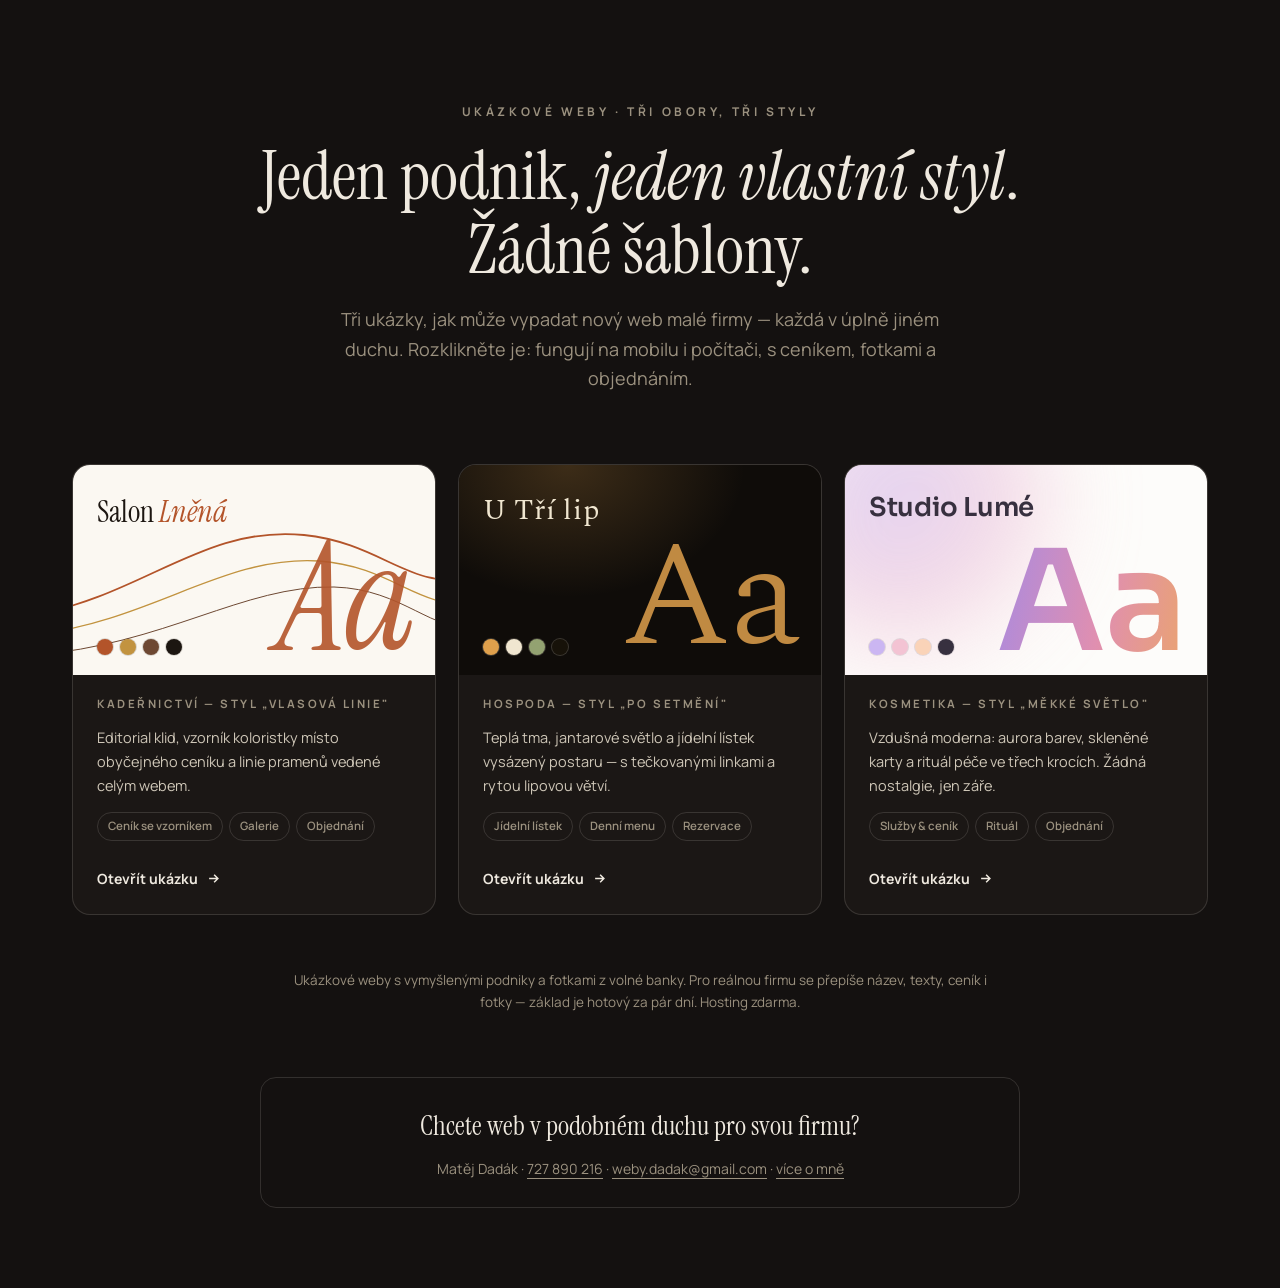
<file: index.html>
<!doctype html>
<html lang="cs">
<head>
<meta charset="utf-8">
<meta name="viewport" content="width=device-width, initial-scale=1">
<title>Tři ukázkové weby — moderní stránky pro malé podniky</title>
<meta name="description" content="Tři ukázky, tři různé styly: kadeřnictví, hospoda a kosmetické studio. Takhle může vypadat nový web vaší firmy.">
<link rel="preconnect" href="https://fonts.googleapis.com">
<link rel="preconnect" href="https://fonts.gstatic.com" crossorigin>
<link href="https://fonts.googleapis.com/css2?family=Instrument+Serif:ital@0;1&family=Spectral:ital,wght@0,300;0,400;1,300&family=Sora:wght@400;600&family=Manrope:wght@400;500;700&display=swap" rel="stylesheet">
<style>
  :root{
    --wall:#141110; --wall-2:#1b1715; --text:#efe9df; --mut:#9b917f;
    --line:rgba(239,233,223,.14);
  }
  *{ box-sizing:border-box; }
  body{
    margin:0; background:var(--wall); color:var(--text);
    font-family:"Manrope", system-ui, sans-serif; font-size:16px; line-height:1.65;
    -webkit-font-smoothing:antialiased; overflow-x:hidden;
  }
  a{ color:inherit; }

  header{
    text-align:center; padding:clamp(52px,8vw,104px) 22px clamp(34px,5vw,60px);
  }
  .eyebrow{
    font-size:12px; letter-spacing:.3em; text-transform:uppercase;
    color:var(--mut); margin:0 0 18px; font-weight:700;
  }
  h1{
    font-family:"Instrument Serif", Georgia, serif; font-weight:400;
    font-size:clamp(36px,5.6vw,68px); line-height:1.08; margin:0 0 18px;
  }
  h1 em{ font-style:italic; }
  .lead{ max-width:56ch; margin:0 auto; color:var(--mut); font-size:clamp(15.5px,1.7vw,18px); }

  .grid{
    display:grid; grid-template-columns:repeat(3,1fr); gap:22px;
    max-width:1180px; margin:0 auto; padding:10px 22px 26px;
  }
  @media (max-width: 960px){ .grid{ grid-template-columns:1fr; max-width:520px; } }

  .exhibit{
    display:flex; flex-direction:column; text-decoration:none;
    border-radius:18px; overflow:hidden;
    border:1px solid var(--line);
    background:var(--wall-2);
    transition:transform .25s ease, box-shadow .25s ease;
  }
  .exhibit:hover{ transform:translateY(-6px); box-shadow:0 30px 60px rgba(0,0,0,.45); }
  .exhibit:focus-visible{ outline:2px solid var(--text); outline-offset:3px; }

  /* náhledová „stěna" karty — každý web ve svém světě */
  .spec{ position:relative; height:210px; padding:22px 24px; overflow:hidden; }
  .spec .aa{ position:absolute; right:20px; bottom:2px; line-height:1; }
  .spec .name{ position:relative; z-index:2; margin:0; }
  .spec .dots{ position:absolute; left:24px; bottom:20px; display:flex; gap:7px; z-index:2; }
  .spec .dots i{ width:16px; height:16px; border-radius:50%; display:block; }

  /* 1 · Lněná */
  .spec--lnena{ background:#fbf8f2; color:#1c1611; }
  .spec--lnena .name{ font-family:"Instrument Serif", serif; font-size:30px; font-weight:400; }
  .spec--lnena .name em{ color:#b3542a; }
  .spec--lnena .aa{ font-family:"Instrument Serif", serif; font-style:italic; font-size:150px; color:#b3542a; opacity:.9; }
  .spec--lnena svg{ position:absolute; inset:0; width:100%; height:100%; }
  .spec--lnena .dots i{ box-shadow:0 0 0 1px rgba(28,22,17,.15); }

  /* 2 · Lípy */
  .spec--lipy{ background:#0f0c09; color:#f0e6d0; }
  .spec--lipy .name{ font-family:"Spectral", serif; font-size:29px; font-weight:400; letter-spacing:.02em; }
  .spec--lipy .aa{ font-family:"Spectral", serif; font-weight:300; font-size:150px; color:#dfa04c; opacity:.85; }
  .spec--lipy::before{
    content:""; position:absolute; inset:0;
    background:radial-gradient(70% 90% at 30% 0%, rgba(223,160,76,.22), transparent 70%);
  }
  .spec--lipy .dots i{ box-shadow:0 0 0 1px rgba(240,230,208,.2); }

  /* 3 · Lumé */
  .spec--lume{ background:#fdfcfa; color:#37303f; }
  .spec--lume .name{ font-family:"Sora", sans-serif; font-size:26px; font-weight:600; letter-spacing:-.01em; }
  .spec--lume .aa{ font-family:"Sora", sans-serif; font-weight:600; font-size:140px;
    background:linear-gradient(100deg,#a98ae0,#e08fb0 55%,#eaa46e);
    -webkit-background-clip:text; background-clip:text; color:transparent; }
  .spec--lume::before{
    content:""; position:absolute; width:280px; height:280px; left:-70px; top:-90px;
    border-radius:50%; filter:blur(46px); opacity:.6;
    background:radial-gradient(circle at 40% 40%, #cbb6f2, #f3c3d3 60%, transparent 75%);
  }
  .spec--lume .dots i{ box-shadow:0 0 0 1px rgba(55,48,63,.12); }

  .body{ padding:20px 24px 24px; display:flex; flex-direction:column; gap:12px; flex:1; }
  .style-tag{
    font-size:11.5px; font-weight:700; letter-spacing:.22em; text-transform:uppercase;
    color:var(--mut); margin:0;
  }
  .desc{ margin:0; color:#cfc7b8; font-size:14.5px; }
  .chips{ display:flex; flex-wrap:wrap; gap:6px; margin-top:2px; }
  .chips span{
    font-size:11.5px; font-weight:600; color:var(--mut);
    border:1px solid var(--line); border-radius:999px; padding:4px 10px;
  }
  .open{
    margin-top:auto; padding-top:14px;
    font-weight:700; font-size:14px; display:inline-flex; align-items:center; gap:8px;
  }
  .open svg{ width:15px; height:15px; transition:transform .2s ease; }
  .exhibit:hover .open svg{ transform:translateX(4px); }

  .note{
    max-width:760px; margin:28px auto 0; padding:0 22px;
    text-align:center; color:var(--mut); font-size:13.5px;
  }
  .contact{
    max-width:760px; margin:clamp(36px,6vw,64px) auto clamp(48px,7vw,80px);
    padding:26px 28px; text-align:center;
    border:1px solid var(--line); border-radius:16px;
  }
  .contact p{ margin:0 0 6px; font-family:"Instrument Serif", serif; font-size:clamp(21px,2.6vw,27px); }
  .contact small{ color:var(--mut); font-size:14px; }
  .contact a{ text-decoration:none; border-bottom:1px solid var(--mut); }
  .contact a:hover{ border-bottom-color:var(--text); }
</style>
</head>
<body>

<header>
  <p class="eyebrow">Ukázkové weby · tři obory, tři styly</p>
  <h1>Jeden podnik, <em>jeden vlastní styl</em>.<br>Žádné šablony.</h1>
  <p class="lead">Tři ukázky, jak může vypadat nový web malé firmy — každá v úplně jiném
  duchu. Rozklikněte je: fungují na mobilu i počítači, s ceníkem, fotkami a objednáním.</p>
</header>

<div class="grid">

  <!-- 1 · KADEŘNICTVÍ -->
  <a class="exhibit" href="kadernictvi/index.html">
    <div class="spec spec--lnena">
      <svg viewBox="0 0 400 210" preserveAspectRatio="xMidYMid slice" aria-hidden="true">
        <path d="M-20 150 C 90 130, 150 60, 250 70 C 330 78, 360 130, 420 110" fill="none" stroke="#b3542a" stroke-width="1.8"/>
        <path d="M-20 170 C 100 155, 170 90, 265 96 C 340 101, 370 150, 420 135" fill="none" stroke="#c2933f" stroke-width="1.3"/>
        <path d="M-20 190 C 110 180, 190 120, 280 122 C 350 124, 380 170, 420 160" fill="none" stroke="#6d4832" stroke-width="1"/>
      </svg>
      <p class="name">Salon <em>Lněná</em></p>
      <span class="aa" aria-hidden="true">Aa</span>
      <span class="dots" aria-hidden="true">
        <i style="background:#b3542a"></i><i style="background:#c2933f"></i>
        <i style="background:#6d4832"></i><i style="background:#1c1611"></i>
      </span>
    </div>
    <div class="body">
      <p class="style-tag">Kadeřnictví — styl „Vlasová linie"</p>
      <p class="desc">Editorial klid, vzorník koloristky místo obyčejného ceníku
      a linie pramenů vedené celým webem.</p>
      <div class="chips"><span>Ceník se vzorníkem</span><span>Galerie</span><span>Objednání</span></div>
      <span class="open">Otevřít ukázku
        <svg viewBox="0 0 24 24" fill="none" stroke="currentColor" stroke-width="2.4"><path d="M5 12h14M13 6l6 6-6 6"/></svg>
      </span>
    </div>
  </a>

  <!-- 2 · HOSPODA -->
  <a class="exhibit" href="restaurace/index.html">
    <div class="spec spec--lipy">
      <p class="name">U Tří lip</p>
      <span class="aa" aria-hidden="true">Aa</span>
      <span class="dots" aria-hidden="true">
        <i style="background:#dfa04c"></i><i style="background:#f0e6d0"></i>
        <i style="background:#93a271"></i><i style="background:#171209"></i>
      </span>
    </div>
    <div class="body">
      <p class="style-tag">Hospoda — styl „Po setmění"</p>
      <p class="desc">Teplá tma, jantarové světlo a jídelní lístek vysázený postaru —
      s tečkovanými linkami a rytou lipovou větví.</p>
      <div class="chips"><span>Jídelní lístek</span><span>Denní menu</span><span>Rezervace</span></div>
      <span class="open">Otevřít ukázku
        <svg viewBox="0 0 24 24" fill="none" stroke="currentColor" stroke-width="2.4"><path d="M5 12h14M13 6l6 6-6 6"/></svg>
      </span>
    </div>
  </a>

  <!-- 3 · KOSMETIKA -->
  <a class="exhibit" href="kosmetika/index.html">
    <div class="spec spec--lume">
      <p class="name">Studio Lumé</p>
      <span class="aa" aria-hidden="true">Aa</span>
      <span class="dots" aria-hidden="true">
        <i style="background:#cbb6f2"></i><i style="background:#f3c3d3"></i>
        <i style="background:#fad3b8"></i><i style="background:#37303f"></i>
      </span>
    </div>
    <div class="body">
      <p class="style-tag">Kosmetika — styl „Měkké světlo"</p>
      <p class="desc">Vzdušná moderna: aurora barev, skleněné karty a rituál péče
      ve třech krocích. Žádná nostalgie, jen záře.</p>
      <div class="chips"><span>Služby &amp; ceník</span><span>Rituál</span><span>Objednání</span></div>
      <span class="open">Otevřít ukázku
        <svg viewBox="0 0 24 24" fill="none" stroke="currentColor" stroke-width="2.4"><path d="M5 12h14M13 6l6 6-6 6"/></svg>
      </span>
    </div>
  </a>

</div>

<p class="note">Ukázkové weby s vymyšlenými podniky a fotkami z volné banky. Pro reálnou firmu
se přepíše název, texty, ceník i fotky — základ je hotový za pár dní. Hosting zdarma.</p>

<div class="contact">
  <p>Chcete web v podobném duchu pro svou firmu?</p>
  <small>Matěj Dadák · <a href="tel:+420727890216">727 890 216</a> · <a href="mailto:weby.dadak@gmail.com">weby.dadak@gmail.com</a> · <a href="o-mne/">více o mně</a></small>
</div>

</body>
</html>
</file>
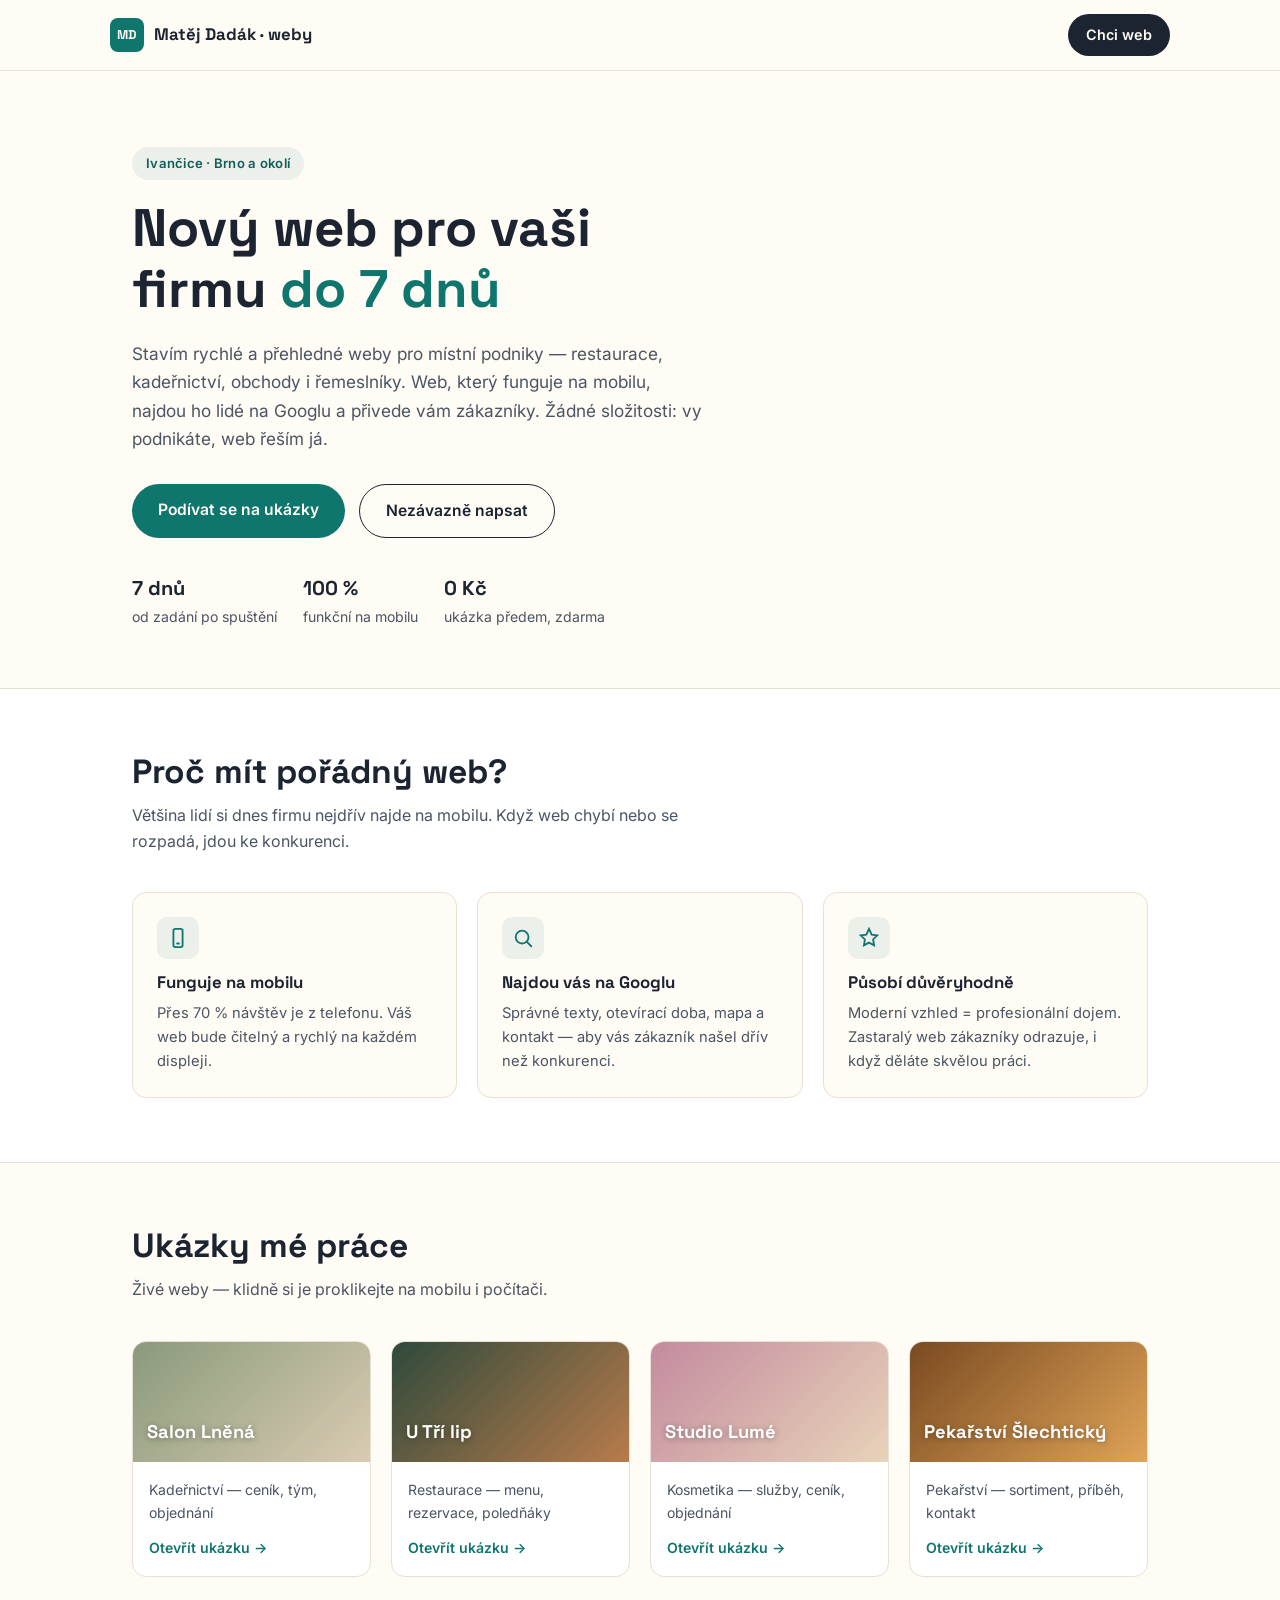
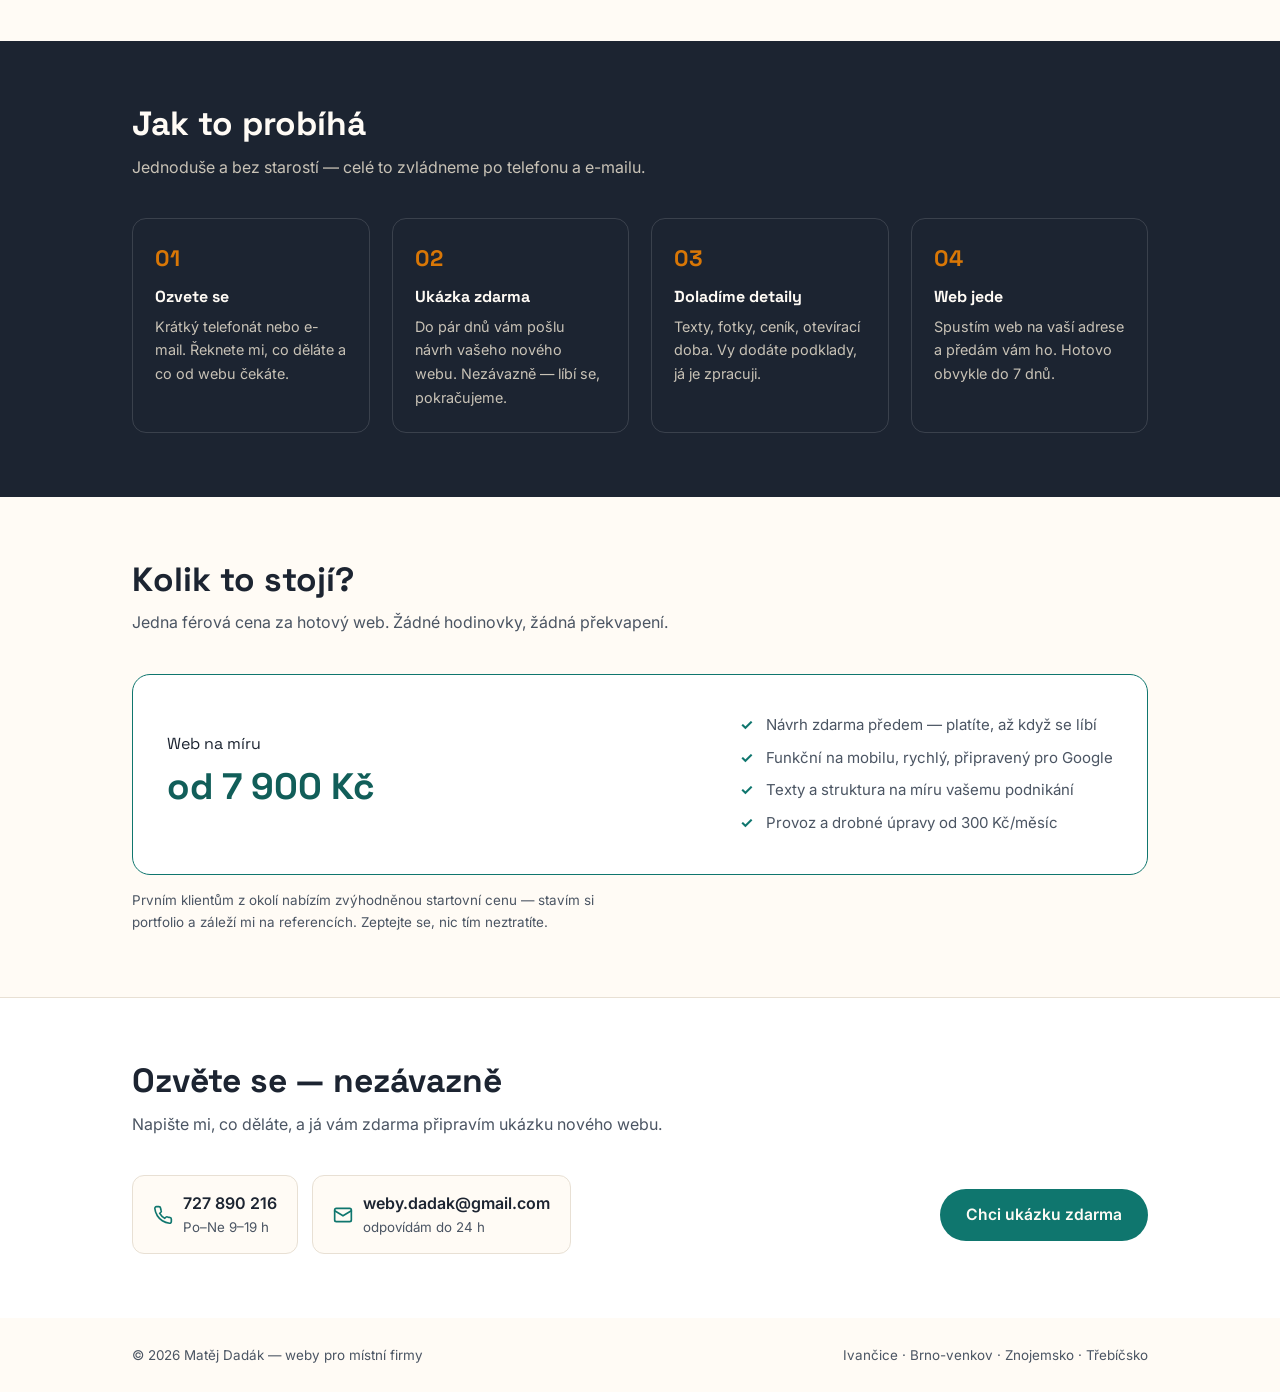
<file: o-mne/index.html>
<!DOCTYPE html>
<html lang="cs">
<head>
<meta charset="UTF-8">
<meta name="viewport" content="width=device-width, initial-scale=1.0">
<title>Matěj Dadák — Weby pro místní firmy | Ivančice, Brno a okolí</title>
<meta name="description" content="Postavím vaší firmě moderní web do 7 dnů. Funguje na mobilu, najdou vás zákazníci na Googlu. Kadeřnictví, restaurace, řemeslníci — Ivančicko, Brněnsko.">
<link rel="preconnect" href="https://fonts.googleapis.com">
<link rel="preconnect" href="https://fonts.gstatic.com" crossorigin>
<link href="https://fonts.googleapis.com/css2?family=Space+Grotesk:wght@500;600;700&family=Inter:wght@400;500;600&display=swap" rel="stylesheet">
<link rel="icon" href="data:image/svg+xml,%3Csvg xmlns='http://www.w3.org/2000/svg' viewBox='0 0 32 32'%3E%3Crect width='32' height='32' rx='7' fill='%230f766e'/%3E%3Ctext x='16' y='22' font-family='Arial' font-size='15' font-weight='bold' fill='%23fffbf5' text-anchor='middle'%3EMD%3C/text%3E%3C/svg%3E">
<style>
:root{
  --ink:#1c2431; --ink-soft:#4b5563; --paper:#fffbf5; --card:#ffffff;
  --teal:#0f766e; --teal-dark:#115e59; --amber:#d97706; --line:#e8e0d4;
}
*{margin:0;padding:0;box-sizing:border-box}
html{scroll-behavior:smooth}
body{font-family:'Inter',sans-serif;background:var(--paper);color:var(--ink);line-height:1.65}
h1,h2,h3{font-family:'Space Grotesk',sans-serif;line-height:1.15}
a{color:var(--teal)}
.wrap{max-width:1060px;margin:0 auto;padding:0 22px}

header{position:sticky;top:0;background:rgba(255,251,245,.92);backdrop-filter:blur(8px);border-bottom:1px solid var(--line);z-index:10}
.nav{display:flex;align-items:center;justify-content:space-between;padding:14px 0}
.brand{display:flex;align-items:center;gap:10px;font-family:'Space Grotesk',sans-serif;font-weight:700;font-size:1.05rem;color:var(--ink);text-decoration:none}
.brand__mark{width:34px;height:34px;border-radius:8px;background:var(--teal);color:#fffbf5;display:grid;place-items:center;font-size:.8rem;font-weight:700}
.nav a.cta{background:var(--ink);color:#fffbf5;text-decoration:none;padding:9px 18px;border-radius:999px;font-weight:600;font-size:.9rem;transition:background .2s}
.nav a.cta:hover{background:var(--teal-dark)}

.hero{padding:76px 0 60px}
.hero .kicker{display:inline-block;background:#0f766e14;color:var(--teal-dark);font-weight:600;font-size:.82rem;padding:6px 14px;border-radius:999px;margin-bottom:18px;letter-spacing:.02em}
.hero h1{font-size:clamp(2rem,5.4vw,3.3rem);max-width:16ch;font-weight:700}
.hero h1 em{font-style:normal;color:var(--teal)}
.hero p.lead{max-width:52ch;margin:20px 0 30px;font-size:1.08rem;color:var(--ink-soft)}
.hero .btns{display:flex;gap:14px;flex-wrap:wrap}
.btn{display:inline-block;text-decoration:none;font-weight:600;padding:13px 26px;border-radius:999px;font-size:.98rem;transition:transform .15s,background .2s}
.btn:active{transform:scale(.97)}
.btn--primary{background:var(--teal);color:#fffbf5}
.btn--primary:hover{background:var(--teal-dark)}
.btn--ghost{border:1.5px solid var(--ink);color:var(--ink)}
.btn--ghost:hover{background:var(--ink);color:#fffbf5}
.hero .trust{margin-top:34px;display:flex;gap:26px;flex-wrap:wrap;color:var(--ink-soft);font-size:.88rem}
.hero .trust b{color:var(--ink);font-family:'Space Grotesk',sans-serif;font-size:1.25rem;display:block}

section{padding:64px 0}
.sec-head{max-width:60ch;margin-bottom:38px}
.sec-head h2{font-size:clamp(1.5rem,3.4vw,2.1rem);margin-bottom:10px}
.sec-head p{color:var(--ink-soft)}

.why{background:var(--card);border-top:1px solid var(--line);border-bottom:1px solid var(--line)}
.grid3{display:grid;grid-template-columns:repeat(auto-fit,minmax(240px,1fr));gap:20px}
.feat{background:var(--paper);border:1px solid var(--line);border-radius:14px;padding:24px}
.feat .ico{width:42px;height:42px;border-radius:10px;background:#0f766e14;display:grid;place-items:center;margin-bottom:14px}
.feat h3{font-size:1.05rem;margin-bottom:8px}
.feat p{font-size:.92rem;color:var(--ink-soft)}

.works .cards{display:grid;grid-template-columns:repeat(auto-fit,minmax(230px,1fr));gap:20px}
.work{display:block;text-decoration:none;border:1px solid var(--line);border-radius:14px;overflow:hidden;background:var(--card);transition:transform .18s,box-shadow .18s}
.work:hover{transform:translateY(-4px);box-shadow:0 12px 28px #1c243114}
.work .swatch{height:120px;display:flex;align-items:flex-end;padding:14px;font-family:'Space Grotesk',sans-serif;font-weight:700;font-size:1.15rem;color:#fff;text-shadow:0 1px 6px rgba(0,0,0,.35)}
.sw-kader{background:linear-gradient(135deg,#8a9a7b,#d9cbb2)}
.sw-rest{background:linear-gradient(135deg,#2f4a3c,#b87b4b)}
.sw-kosm{background:linear-gradient(135deg,#c48b9f,#e8d3b9)}
.sw-pek{background:linear-gradient(135deg,#7a4a21,#e0a458)}
.work .body{padding:16px}
.work .body p{font-size:.88rem;color:var(--ink-soft);margin-bottom:10px}
.work .body span{font-size:.88rem;font-weight:600;color:var(--teal)}

.how{background:var(--ink);color:#f3efe7}
.how .sec-head h2{color:#fffbf5}
.how .sec-head p{color:#c8c2b6}
.steps{display:grid;grid-template-columns:repeat(auto-fit,minmax(210px,1fr));gap:22px;counter-reset:krok}
.step{border:1px solid #ffffff22;border-radius:14px;padding:22px;counter-increment:krok}
.step::before{content:"0" counter(krok);font-family:'Space Grotesk',sans-serif;font-weight:700;font-size:1.4rem;color:var(--amber);display:block;margin-bottom:10px}
.step h3{font-size:1rem;margin-bottom:8px;color:#fffbf5}
.step p{font-size:.9rem;color:#c8c2b6}

.price .box{background:var(--card);border:1.5px solid var(--teal);border-radius:18px;padding:34px;display:flex;flex-wrap:wrap;gap:30px;align-items:center;justify-content:space-between}
.price .num{font-family:'Space Grotesk',sans-serif}
.price .num b{font-size:2.3rem;color:var(--teal-dark)}
.price ul{list-style:none;font-size:.94rem;color:var(--ink-soft)}
.price li{padding:4px 0 4px 26px;position:relative}
.price li::before{content:"✓";position:absolute;left:0;color:var(--teal);font-weight:700}
.price .note{font-size:.84rem;color:var(--ink-soft);margin-top:14px;max-width:60ch}

.contact{background:var(--card);border-top:1px solid var(--line)}
.contact .box{display:flex;flex-wrap:wrap;gap:26px;justify-content:space-between;align-items:center}
.contact .ways{display:flex;gap:14px;flex-wrap:wrap}
.way{display:flex;align-items:center;gap:10px;border:1px solid var(--line);background:var(--paper);border-radius:12px;padding:14px 20px;text-decoration:none;color:var(--ink);font-weight:600;transition:border-color .2s;max-width:100%;min-width:0}
.way span{min-width:0;overflow-wrap:anywhere}
.way:hover{border-color:var(--teal)}
.way small{display:block;font-weight:400;color:var(--ink-soft)}

footer{padding:26px 0;font-size:.84rem;color:var(--ink-soft)}
footer .wrap{display:flex;justify-content:space-between;flex-wrap:wrap;gap:10px}
@media(max-width:560px){.hero{padding:52px 0 44px}section{padding:48px 0}}
</style>
</head>
<body>

<header>
  <div class="wrap nav">
    <a class="brand" href="#"><span class="brand__mark">MD</span> Matěj Dadák · weby</a>
    <a class="cta" href="#kontakt">Chci web</a>
  </div>
</header>

<section class="hero">
  <div class="wrap">
    <span class="kicker">Ivančice · Brno a okolí</span>
    <h1>Nový web pro vaši firmu <em>do 7 dnů</em></h1>
    <p class="lead">Stavím rychlé a přehledné weby pro místní podniky — restaurace, kadeřnictví, obchody i řemeslníky. Web, který funguje na mobilu, najdou ho lidé na Googlu a přivede vám zákazníky. Žádné složitosti: vy podnikáte, web řeším já.</p>
    <div class="btns">
      <a class="btn btn--primary" href="#ukazky">Podívat se na ukázky</a>
      <a class="btn btn--ghost" href="#kontakt">Nezávazně napsat</a>
    </div>
    <div class="trust">
      <div><b>7 dnů</b> od zadání po spuštění</div>
      <div><b>100 %</b> funkční na mobilu</div>
      <div><b>0 Kč</b> ukázka předem, zdarma</div>
    </div>
  </div>
</section>

<section class="why" id="proc">
  <div class="wrap">
    <div class="sec-head">
      <h2>Proč mít pořádný web?</h2>
      <p>Většina lidí si dnes firmu nejdřív najde na mobilu. Když web chybí nebo se rozpadá, jdou ke konkurenci.</p>
    </div>
    <div class="grid3">
      <div class="feat">
        <div class="ico"><svg width="22" height="22" viewBox="0 0 24 24" fill="none" stroke="#0f766e" stroke-width="2" stroke-linecap="round"><rect x="7" y="2" width="10" height="20" rx="2"/><line x1="11" y1="18" x2="13" y2="18"/></svg></div>
        <h3>Funguje na mobilu</h3>
        <p>Přes 70 % návštěv je z telefonu. Váš web bude čitelný a rychlý na každém displeji.</p>
      </div>
      <div class="feat">
        <div class="ico"><svg width="22" height="22" viewBox="0 0 24 24" fill="none" stroke="#0f766e" stroke-width="2" stroke-linecap="round"><circle cx="11" cy="11" r="7"/><line x1="16.5" y1="16.5" x2="21" y2="21"/></svg></div>
        <h3>Najdou vás na Googlu</h3>
        <p>Správné texty, otevírací doba, mapa a kontakt — aby vás zákazník našel dřív než konkurenci.</p>
      </div>
      <div class="feat">
        <div class="ico"><svg width="22" height="22" viewBox="0 0 24 24" fill="none" stroke="#0f766e" stroke-width="2" stroke-linecap="round"><path d="M12 2l2.9 6.3L21 9.2l-4.5 4.4 1 6.4L12 17l-5.5 3 1-6.4L3 9.2l6.1-.9z"/></svg></div>
        <h3>Působí důvěryhodně</h3>
        <p>Moderní vzhled = profesionální dojem. Zastaralý web zákazníky odrazuje, i když děláte skvělou práci.</p>
      </div>
    </div>
  </div>
</section>

<section class="works" id="ukazky">
  <div class="wrap">
    <div class="sec-head">
      <h2>Ukázky mé práce</h2>
      <p>Živé weby — klidně si je proklikejte na mobilu i počítači.</p>
    </div>
    <div class="cards">
      <a class="work" href="https://jetamdadak01-cell.github.io/ukazky-weby/kadernictvi/" target="_blank" rel="noopener">
        <div class="swatch sw-kader">Salon Lněná</div>
        <div class="body"><p>Kadeřnictví — ceník, tým, objednání</p><span>Otevřít ukázku →</span></div>
      </a>
      <a class="work" href="https://jetamdadak01-cell.github.io/ukazky-weby/restaurace/" target="_blank" rel="noopener">
        <div class="swatch sw-rest">U Tří lip</div>
        <div class="body"><p>Restaurace — menu, rezervace, poledňáky</p><span>Otevřít ukázku →</span></div>
      </a>
      <a class="work" href="https://jetamdadak01-cell.github.io/ukazky-weby/kosmetika/" target="_blank" rel="noopener">
        <div class="swatch sw-kosm">Studio Lumé</div>
        <div class="body"><p>Kosmetika — služby, ceník, objednání</p><span>Otevřít ukázku →</span></div>
      </a>
      <a class="work" href="https://jetamdadak01-cell.github.io/pekarstvi-slechticky/" target="_blank" rel="noopener">
        <div class="swatch sw-pek">Pekařství Šlechtický</div>
        <div class="body"><p>Pekařství — sortiment, příběh, kontakt</p><span>Otevřít ukázku →</span></div>
      </a>
    </div>
  </div>
</section>

<section class="how">
  <div class="wrap">
    <div class="sec-head">
      <h2>Jak to probíhá</h2>
      <p>Jednoduše a bez starostí — celé to zvládneme po telefonu a e-mailu.</p>
    </div>
    <div class="steps">
      <div class="step"><h3>Ozvete se</h3><p>Krátký telefonát nebo e-mail. Řeknete mi, co děláte a co od webu čekáte.</p></div>
      <div class="step"><h3>Ukázka zdarma</h3><p>Do pár dnů vám pošlu návrh vašeho nového webu. Nezávazně — líbí se, pokračujeme.</p></div>
      <div class="step"><h3>Doladíme detaily</h3><p>Texty, fotky, ceník, otevírací doba. Vy dodáte podklady, já je zpracuji.</p></div>
      <div class="step"><h3>Web jede</h3><p>Spustím web na vaší adrese a předám vám ho. Hotovo obvykle do 7 dnů.</p></div>
    </div>
  </div>
</section>

<section class="price" id="cena">
  <div class="wrap">
    <div class="sec-head">
      <h2>Kolik to stojí?</h2>
      <p>Jedna férová cena za hotový web. Žádné hodinovky, žádná překvapení.</p>
    </div>
    <div class="box">
      <div class="num">Web na míru<br><b>od 7 900 Kč</b></div>
      <ul>
        <li>Návrh zdarma předem — platíte, až když se líbí</li>
        <li>Funkční na mobilu, rychlý, připravený pro Google</li>
        <li>Texty a struktura na míru vašemu podnikání</li>
        <li>Provoz a drobné úpravy od 300 Kč/měsíc</li>
      </ul>
    </div>
    <p class="note">Prvním klientům z okolí nabízím zvýhodněnou startovní cenu — stavím si portfolio a záleží mi na referencích. Zeptejte se, nic tím neztratíte.</p>
  </div>
</section>

<section class="contact" id="kontakt">
  <div class="wrap">
    <div class="sec-head">
      <h2>Ozvěte se — nezávazně</h2>
      <p>Napište mi, co děláte, a já vám zdarma připravím ukázku nového webu.</p>
    </div>
    <div class="box">
      <div class="ways">
        <a class="way" href="tel:+420727890216"><svg width="20" height="20" viewBox="0 0 24 24" fill="none" stroke="#0f766e" stroke-width="2" stroke-linecap="round"><path d="M22 16.9v3a2 2 0 0 1-2.2 2 19.8 19.8 0 0 1-8.6-3 19.5 19.5 0 0 1-6-6 19.8 19.8 0 0 1-3-8.7A2 2 0 0 1 4.1 2h3a2 2 0 0 1 2 1.7c.1 1 .4 2 .7 2.9a2 2 0 0 1-.4 2.1L8.1 10a16 16 0 0 0 6 6l1.3-1.3a2 2 0 0 1 2.1-.4c.9.3 1.9.6 2.9.7a2 2 0 0 1 1.6 2z"/></svg><span>727 890 216<small>Po–Ne 9–19 h</small></span></a>
        <a class="way" href="mailto:weby.dadak@gmail.com"><svg width="20" height="20" viewBox="0 0 24 24" fill="none" stroke="#0f766e" stroke-width="2" stroke-linecap="round"><rect x="2" y="4" width="20" height="16" rx="2"/><path d="m22 7-10 6L2 7"/></svg><span>weby.dadak@gmail.com<small>odpovídám do 24 h</small></span></a>
      </div>
      <a class="btn btn--primary" href="mailto:weby.dadak@gmail.com?subject=M%C3%A1m%20z%C3%A1jem%20o%20uk%C3%A1zku%20webu">Chci ukázku zdarma</a>
    </div>
  </div>
</section>

<footer>
  <div class="wrap">
    <span>© 2026 Matěj Dadák — weby pro místní firmy</span>
    <span>Ivančice · Brno-venkov · Znojemsko · Třebíčsko</span>
  </div>
</footer>

</body>
</html>
</file>
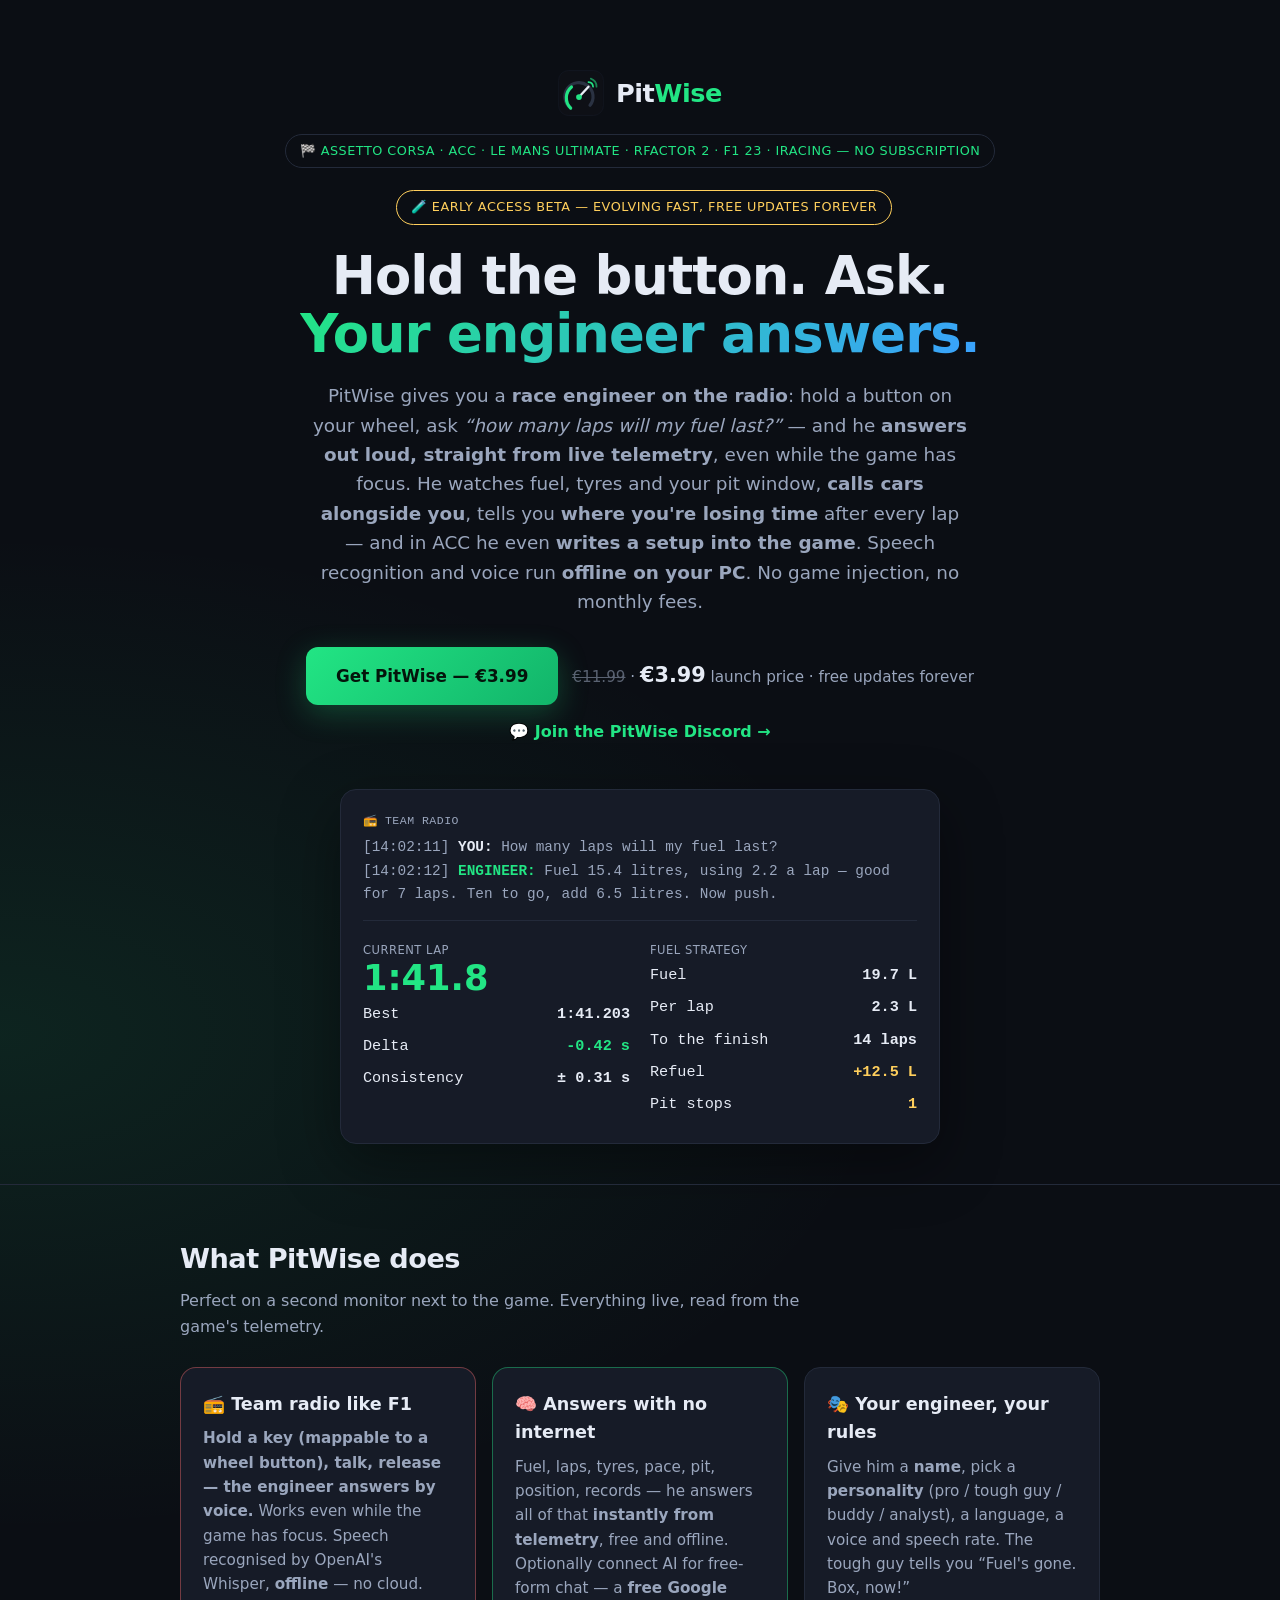
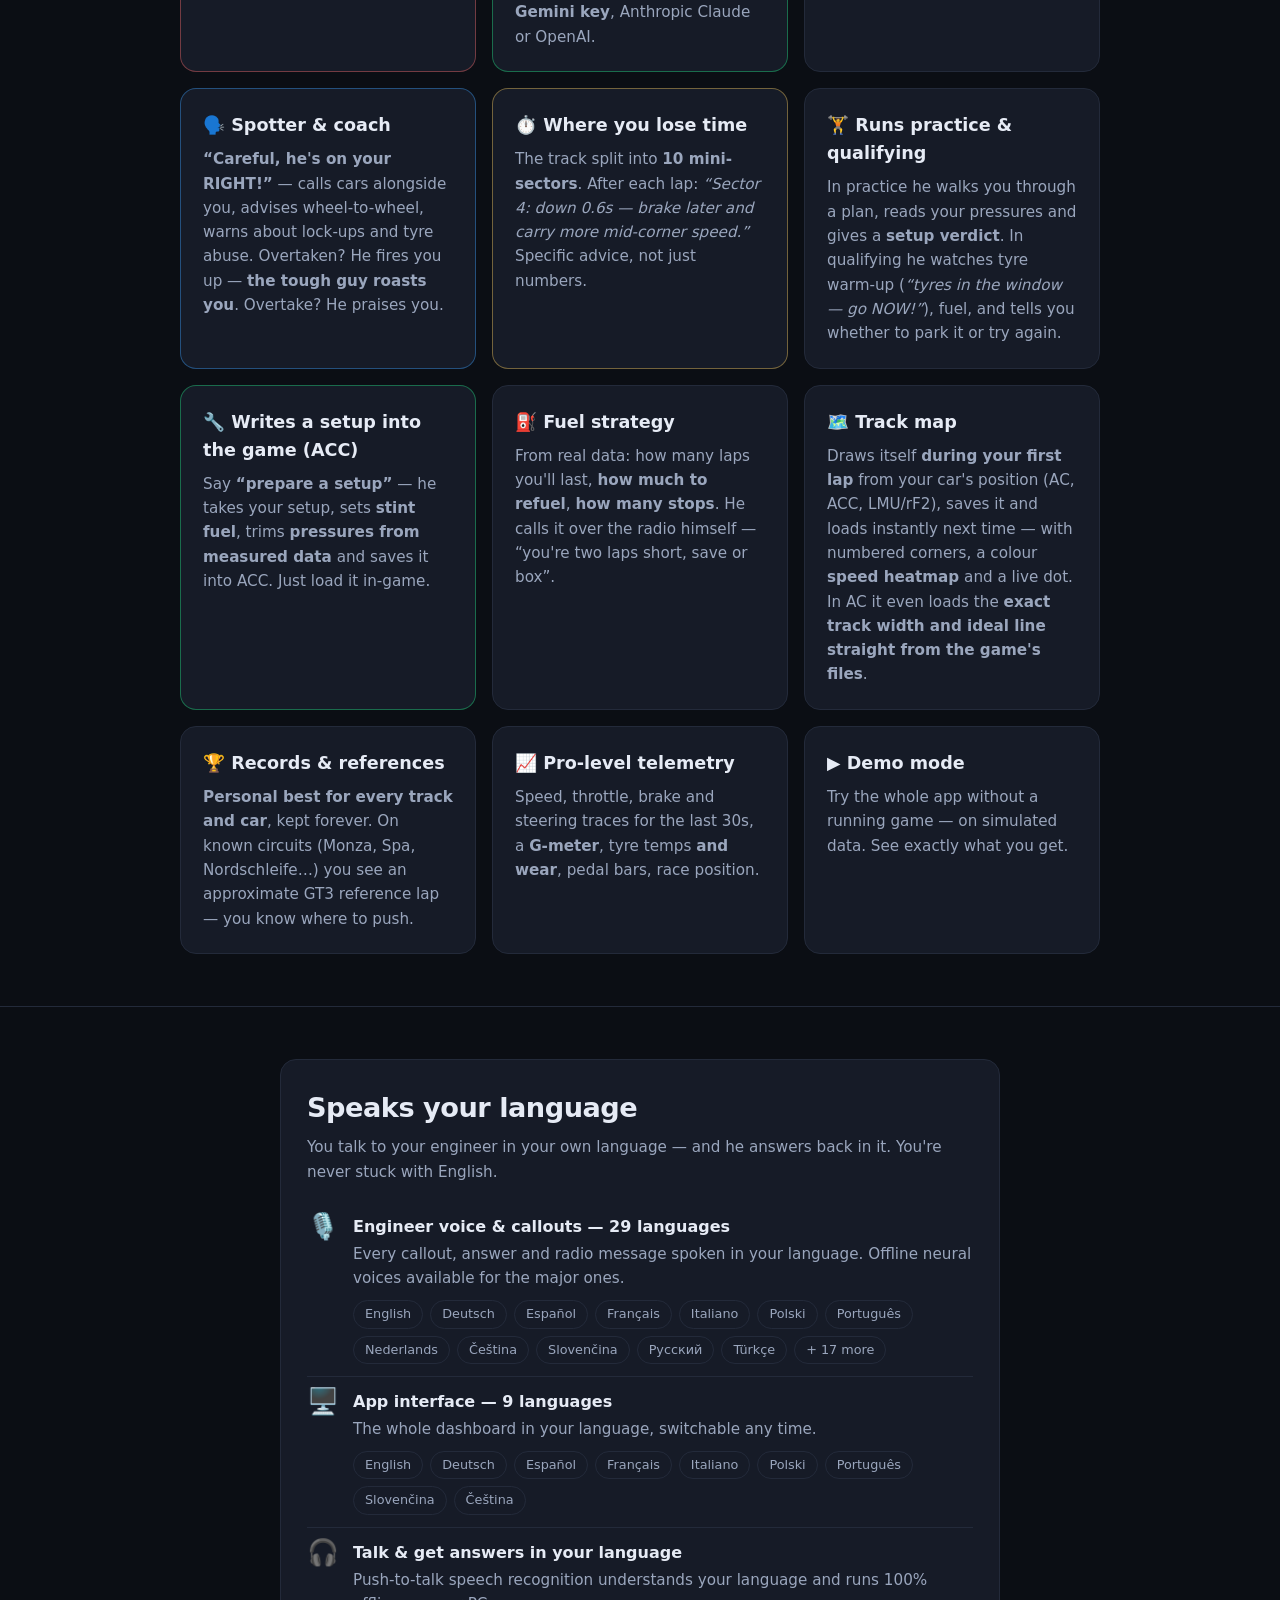
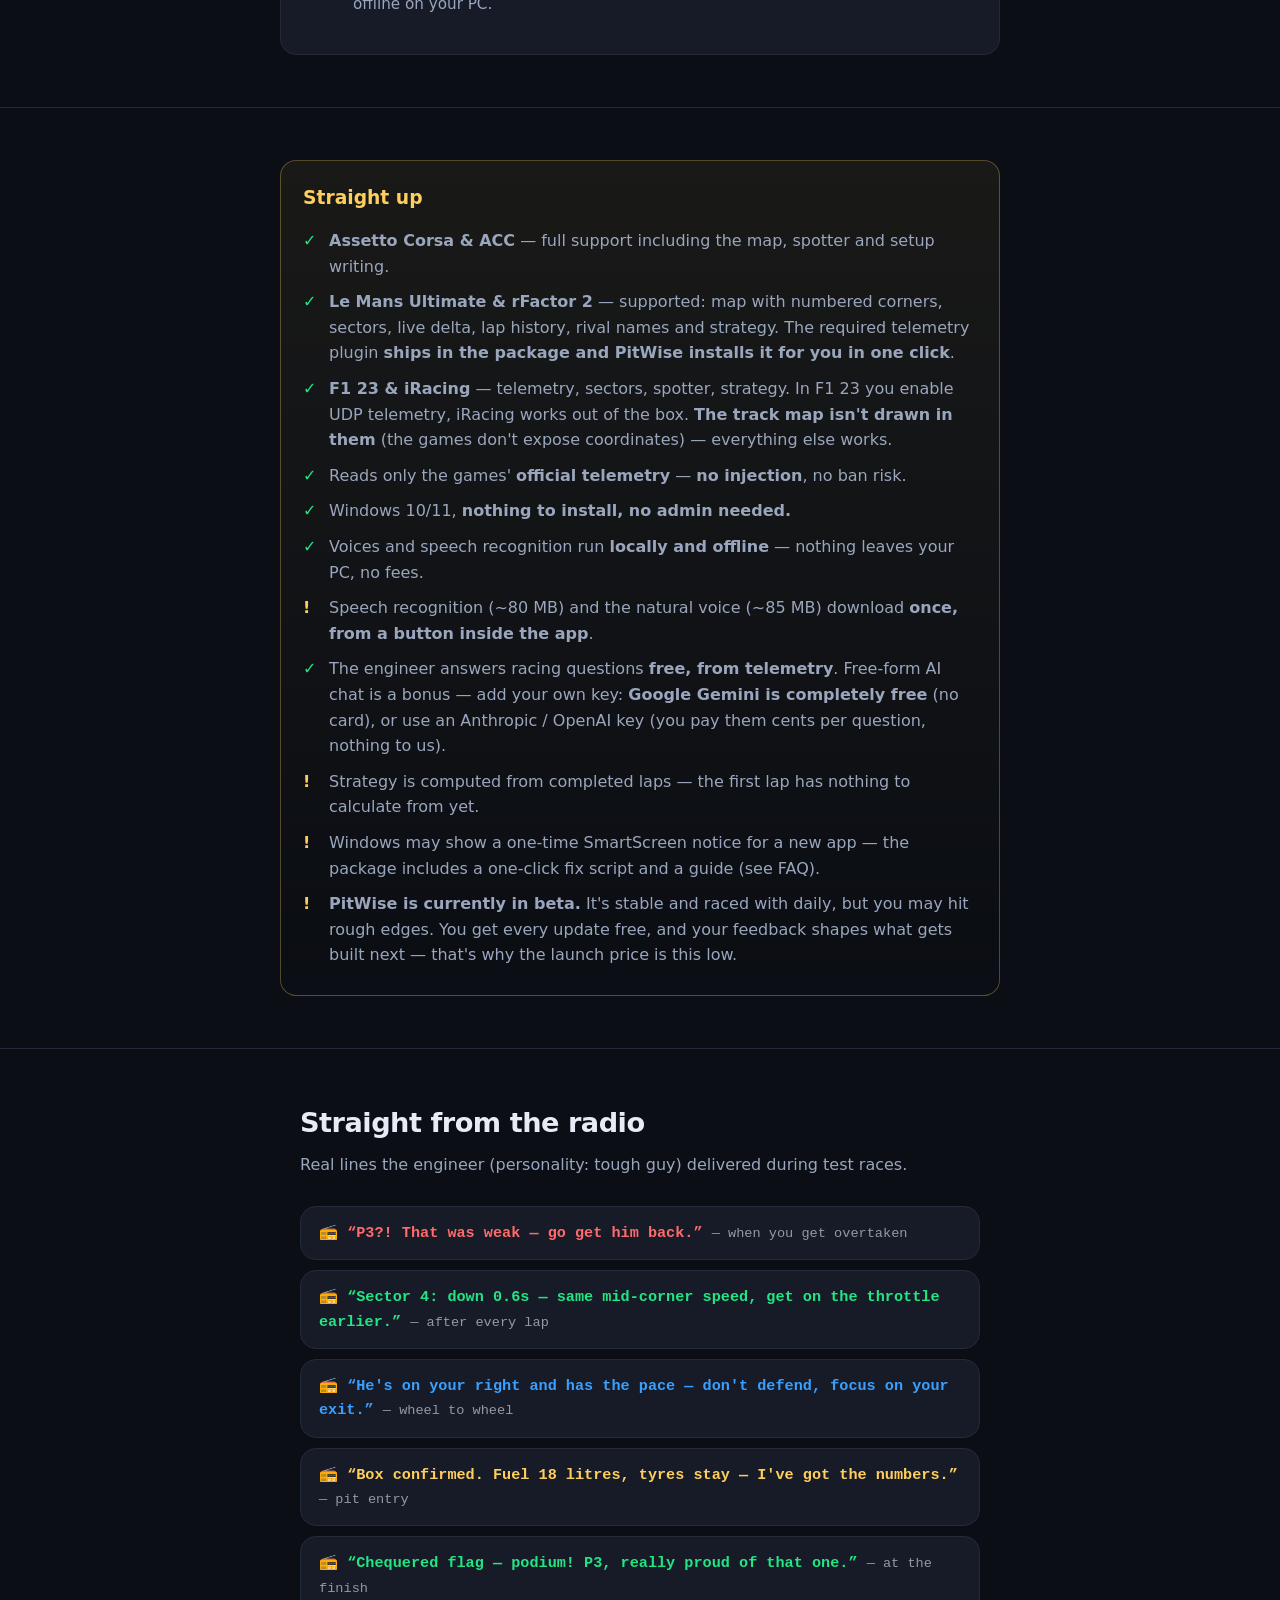
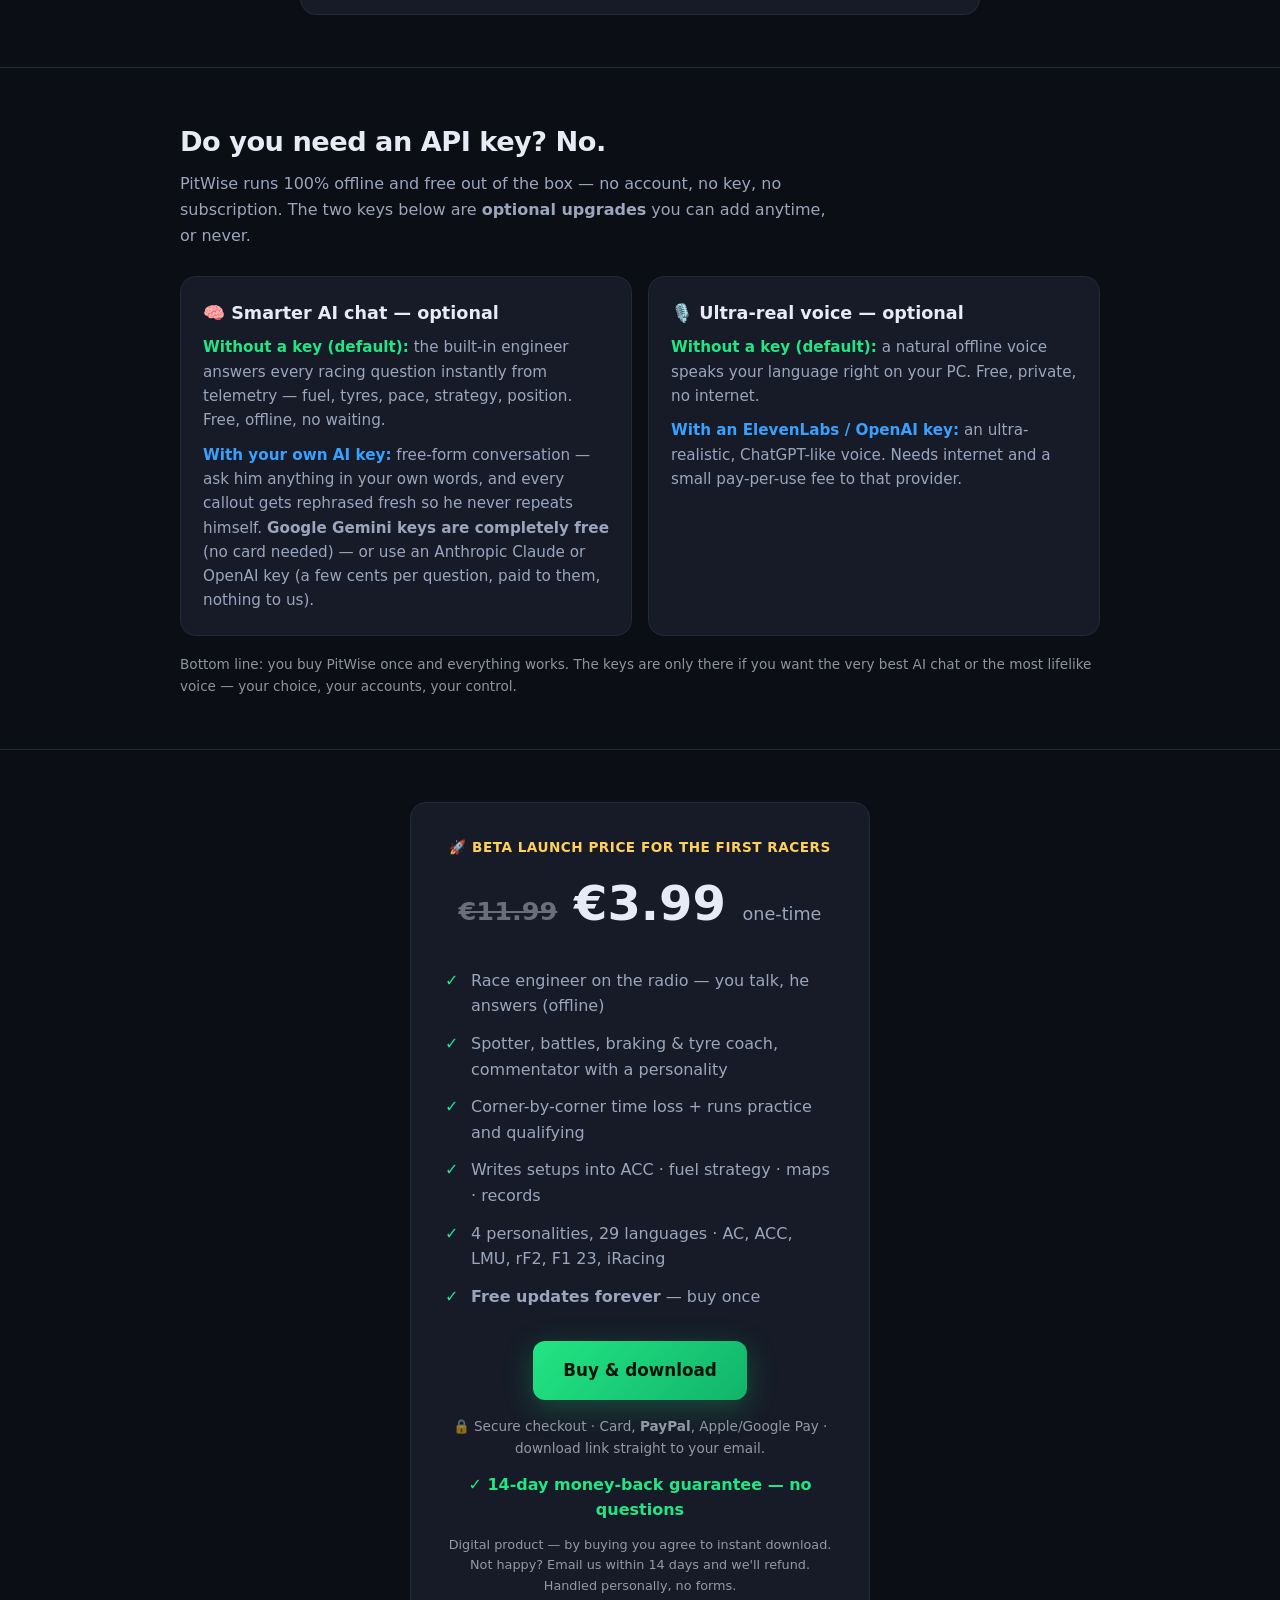
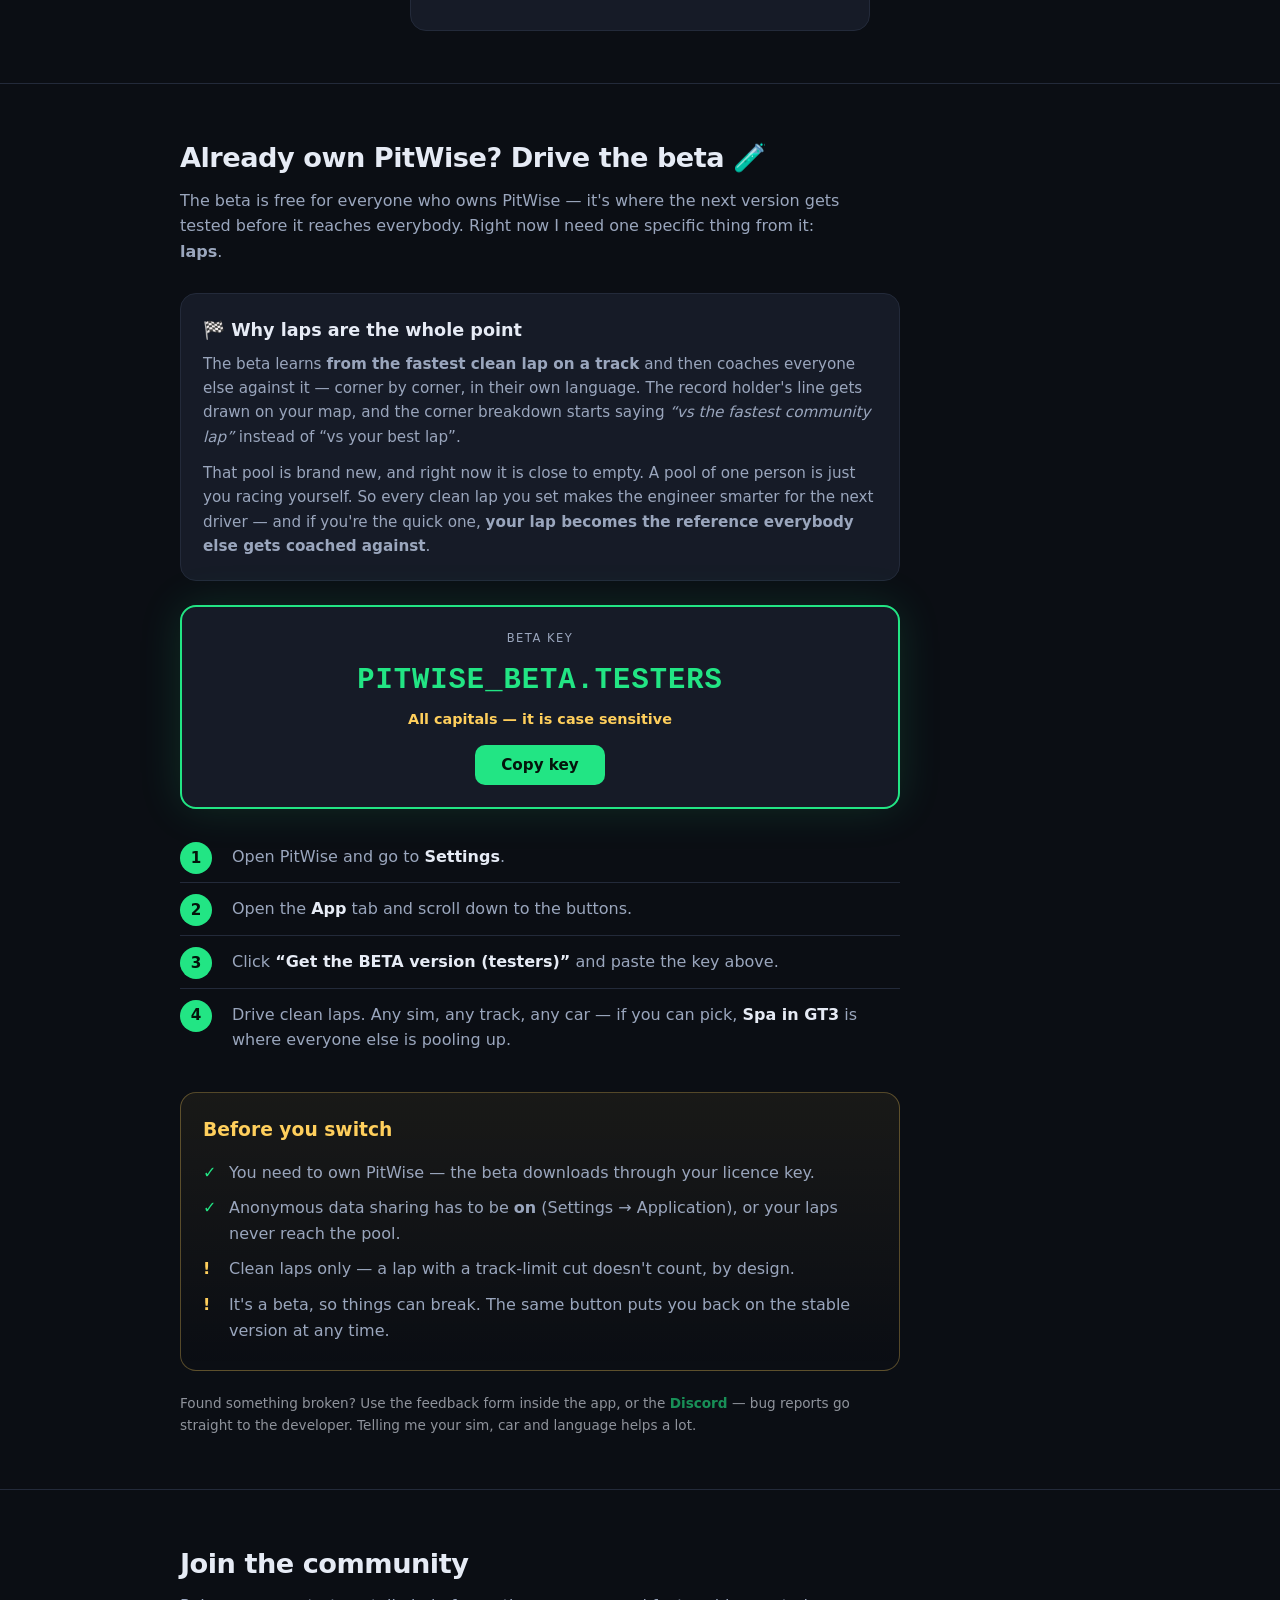
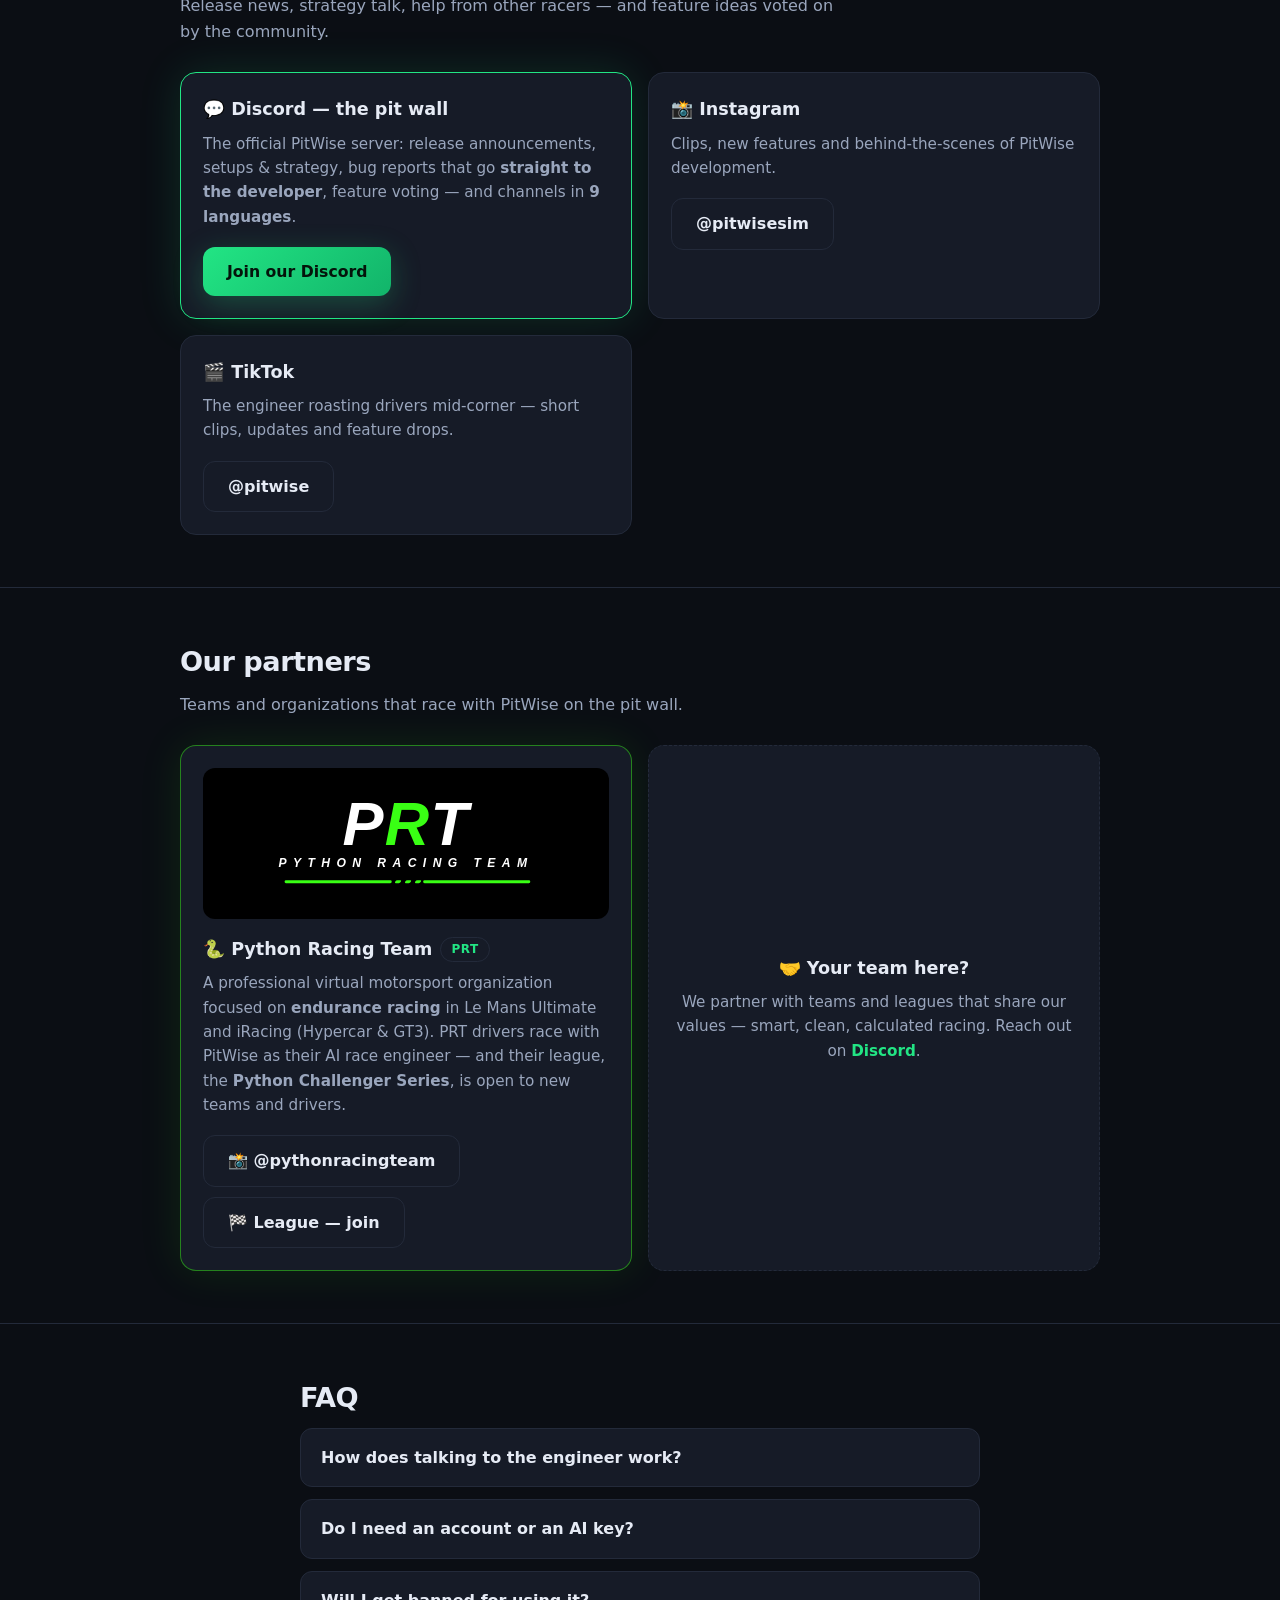
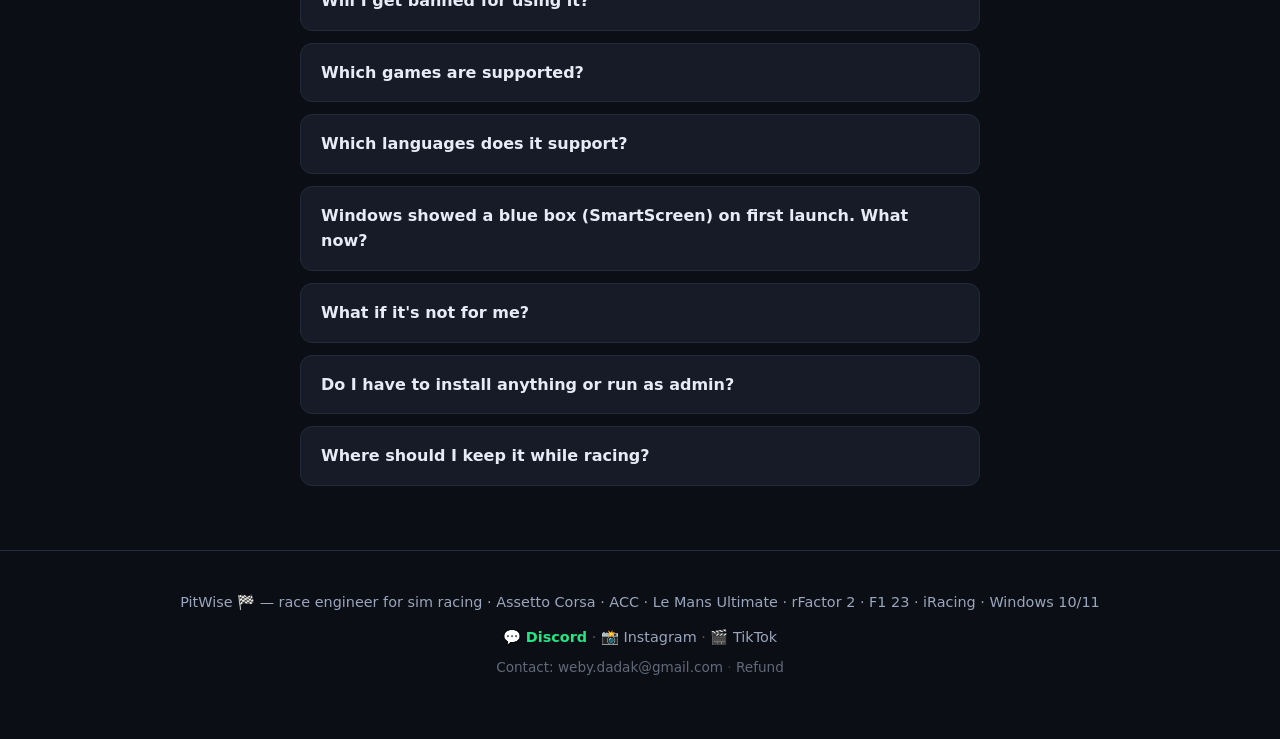
<file: pitwise/index.html>
<!DOCTYPE html>
<html lang="en">
<head>
<meta charset="UTF-8">
<meta name="viewport" content="width=device-width, initial-scale=1.0">
<title>PitWise 🏁 — your AI race engineer on the radio (Assetto Corsa, ACC, Le Mans Ultimate, F1 23, iRacing)</title>
<meta name="description" content="A race engineer you TALK to, mid-race — push-to-talk on your wheel, voice answers in real time. Spotter, strategy, corner-by-corner time loss, writes setups into the game. AC, ACC, Le Mans Ultimate, rFactor 2, F1 23 and iRacing. No subscription.">
<link rel="icon" href='data:image/svg+xml,<svg xmlns="http://www.w3.org/2000/svg" viewBox="0 0 160 160"><rect x="2" y="2" width="156" height="156" rx="34" fill="%230e1016"/><path d="M 39 128 A 49 49 0 1 1 107 128" fill="none" stroke="%232a3242" stroke-width="11" stroke-linecap="round" transform="rotate(-8 73 94)"/><path d="M 39 128 A 49 49 0 0 1 52 56" fill="none" stroke="%2334e284" stroke-width="11" stroke-linecap="round" transform="rotate(-8 73 94)"/><line x1="73" y1="94" x2="106" y2="58" stroke="%23e9edf5" stroke-width="8" stroke-linecap="round"/><circle cx="73" cy="94" r="10" fill="%2334e284"/><path d="M 106 42 A 17 17 0 0 1 122 58" fill="none" stroke="%2334e284" stroke-width="6" stroke-linecap="round"/><path d="M 114 30 A 30 30 0 0 1 134 58" fill="none" stroke="%2334e284" stroke-width="6" stroke-linecap="round" opacity="0.55"/></svg>'>
<style>
  :root{
    --bg:#0b0e14; --bg2:#11151f; --card:#161b27; --line:#232a3a;
    --txt:#e6ebf5; --muted:#9aa6bd; --accent:#22e584; --accent2:#3aa0ff; --amber:#ffcf5c; --red:#ff6b6b;
    --radius:16px;
  }
  *{box-sizing:border-box;margin:0;padding:0}
  html{scroll-behavior:smooth}
  body{font-family:system-ui,-apple-system,"Segoe UI",Roboto,sans-serif;background:
    radial-gradient(1200px 600px at 80% -10%,rgba(58,160,255,.10),transparent),
    radial-gradient(900px 500px at 0% 10%,rgba(34,229,132,.10),transparent),var(--bg);
    color:var(--txt);line-height:1.6}
  .wrap{max-width:960px;margin:0 auto;padding:0 20px}
  .btn{display:inline-block;background:linear-gradient(135deg,var(--accent),#12b46a);
    color:#04140b;font-weight:800;padding:16px 30px;border-radius:12px;text-decoration:none;
    font-size:1.05rem;box-shadow:0 8px 30px rgba(34,229,132,.25);transition:transform .15s}
  .btn:hover{transform:translateY(-2px)}
  header{padding:70px 0 40px;text-align:center}
  .pill{display:inline-block;font-size:.8rem;letter-spacing:.5px;text-transform:uppercase;
    color:var(--accent);border:1px solid var(--line);border-radius:999px;padding:6px 14px;margin-bottom:22px}
  h1{font-size:clamp(2.1rem,5vw,3.3rem);line-height:1.1;letter-spacing:-1px;margin-bottom:18px}
  h1 span{background:linear-gradient(135deg,var(--accent),var(--accent2));-webkit-background-clip:text;background-clip:text;color:transparent}
  .sub{font-size:1.15rem;color:var(--muted);max-width:660px;margin:0 auto 30px}
  .cta-row{display:flex;gap:14px;justify-content:center;flex-wrap:wrap;align-items:center}
  .price-tag{font-size:.95rem;color:var(--muted)} .price-tag b{color:var(--txt);font-size:1.3rem}
  .mock{margin:44px auto 0;max-width:600px;background:var(--card);border:1px solid var(--line);
    border-radius:var(--radius);padding:22px;text-align:left;box-shadow:0 20px 60px rgba(0,0,0,.4);
    display:grid;grid-template-columns:1fr 1fr;gap:20px}
  .mock .k{font-size:.72rem;color:var(--muted);text-transform:uppercase;letter-spacing:.5px}
  .mock .big{font-size:2.2rem;font-weight:800;color:var(--accent);line-height:1.1}
  .mock .row{display:flex;justify-content:space-between;padding:4px 0;font-family:ui-monospace,Consolas,monospace;font-size:.95rem}
  .mock .row b{color:var(--txt)} .mock .hl{color:var(--amber);font-weight:700}
  section{padding:52px 0;border-top:1px solid var(--line)}
  h2{font-size:1.7rem;margin-bottom:8px;letter-spacing:-.5px}
  .lead{color:var(--muted);margin-bottom:28px;max-width:660px}
  .grid{display:grid;grid-template-columns:repeat(auto-fit,minmax(230px,1fr));gap:16px}
  .card{background:var(--card);border:1px solid var(--line);border-radius:var(--radius);padding:22px}
  .card h3{font-size:1.1rem;margin-bottom:8px;display:flex;gap:8px;align-items:center}
  .card p{color:var(--muted);font-size:.95rem}
  .honest{background:linear-gradient(180deg,rgba(255,207,92,.06),transparent);
    border:1px solid rgba(255,207,92,.3);border-radius:var(--radius);padding:22px;max-width:720px}
  .honest h3{color:var(--amber);margin-bottom:10px}
  .honest ul{list-style:none;color:var(--muted)}
  .honest li{padding:5px 0 5px 26px;position:relative}
  .honest li::before{content:"✓";position:absolute;left:0;color:var(--accent);font-weight:800}
  .honest li.warn::before{content:"!";color:var(--amber)}
  .langs{max-width:720px;background:var(--card);border:1px solid var(--line);border-radius:var(--radius);padding:26px}
  .langs .l-row{display:flex;gap:14px;align-items:flex-start;padding:12px 0}
  .langs .l-row+.l-row{border-top:1px solid var(--line)}
  .langs .l-ico{font-size:1.6rem;line-height:1}
  .langs b{color:var(--txt)} .langs p{color:var(--muted);font-size:.95rem;margin-top:2px}
  .chips{display:flex;flex-wrap:wrap;gap:7px;margin-top:10px}
  .betakey{background:var(--card);border:2px solid var(--accent);border-radius:var(--radius);
    padding:22px;max-width:720px;box-shadow:0 0 44px rgba(34,229,132,.14);text-align:center}
  .betakey .k{font-size:.72rem;color:var(--muted);text-transform:uppercase;letter-spacing:1.5px}
  .betakey code{display:block;font-family:ui-monospace,Consolas,monospace;font-weight:800;
    color:var(--accent);font-size:clamp(1.1rem,4vw,1.8rem);letter-spacing:1px;margin:10px 0 4px;
    word-break:break-all;cursor:pointer;user-select:all}
  .betakey .warn{color:var(--amber);font-weight:700;font-size:.9rem}
  .betakey button{margin-top:14px;background:var(--accent);color:#04140b;font-weight:800;
    border:0;border-radius:10px;padding:11px 26px;font-size:.95rem;cursor:pointer;font-family:inherit}
  .betakey button:hover{filter:brightness(1.08)}
  .steps{list-style:none;counter-reset:st;max-width:720px;margin-top:22px}
  .steps li{counter-increment:st;position:relative;padding:13px 0 13px 52px;color:var(--muted);
    border-top:1px solid var(--line)}
  .steps li:first-child{border-top:0}
  .steps li b{color:var(--txt)}
  .steps li::before{content:counter(st);position:absolute;left:0;top:11px;width:32px;height:32px;
    border-radius:999px;background:var(--accent);color:#04140b;font-weight:800;
    display:flex;align-items:center;justify-content:center;font-size:.95rem}
  .chip{font-size:.8rem;color:var(--muted);border:1px solid var(--line);border-radius:999px;padding:3px 11px}
  .buybox{max-width:460px;margin:0 auto;text-align:center;background:var(--card);
    border:1px solid var(--line);border-radius:var(--radius);padding:34px}
  .buybox .big{font-size:3rem;font-weight:800} .buybox .big small{font-size:1.1rem;color:var(--muted);font-weight:500}
  .buybox ul{list-style:none;text-align:left;margin:20px 0 26px}
  .buybox li{padding:6px 0 6px 26px;position:relative;color:var(--muted)}
  .buybox li::before{content:"✓";position:absolute;left:0;color:var(--accent);font-weight:800}
  details{background:var(--card);border:1px solid var(--line);border-radius:12px;padding:16px 20px;margin-bottom:12px}
  summary{cursor:pointer;font-weight:600;list-style:none} summary::-webkit-details-marker{display:none}
  details p{color:var(--muted);margin-top:10px}
  footer{padding:40px 0 60px;text-align:center;color:var(--muted);font-size:.9rem;border-top:1px solid var(--line)}
  .faded{opacity:.6;font-size:.85rem}
  @media(max-width:560px){.mock{grid-template-columns:1fr}}
</style>
</head>
<body>

<header>
  <div class="wrap">
    <div style="display:flex;align-items:center;justify-content:center;gap:12px;margin-bottom:18px">
      <svg width="46" height="46" viewBox="0 0 160 160" aria-hidden="true"><rect x="2" y="2" width="156" height="156" rx="34" fill="#0e1016" stroke="#232a3a"/><path d="M 39 128 A 49 49 0 1 1 107 128" fill="none" stroke="#2a3242" stroke-width="11" stroke-linecap="round" transform="rotate(-8 73 94)"/><path d="M 39 128 A 49 49 0 0 1 52 56" fill="none" stroke="#22e584" stroke-width="11" stroke-linecap="round" transform="rotate(-8 73 94)"/><line x1="73" y1="94" x2="106" y2="58" stroke="#e9edf5" stroke-width="8" stroke-linecap="round"/><circle cx="73" cy="94" r="10" fill="#22e584"/><path d="M 106 42 A 17 17 0 0 1 122 58" fill="none" stroke="#22e584" stroke-width="6" stroke-linecap="round"/><path d="M 114 30 A 30 30 0 0 1 134 58" fill="none" stroke="#22e584" stroke-width="6" stroke-linecap="round" opacity="0.55"/></svg>
      <span style="font-size:1.6rem;font-weight:800;letter-spacing:-0.5px">Pit<span style="color:var(--accent)">Wise</span></span>
    </div>
    <span class="pill">🏁 Assetto Corsa · ACC · Le Mans Ultimate · rFactor 2 · F1 23 · iRacing — no subscription</span>
    <span class="pill" style="border-color:var(--amber);color:var(--amber);margin-left:8px">🧪 Early access BETA — evolving fast, free updates forever</span>
    <h1>Hold the button. Ask.<br><span>Your engineer answers.</span></h1>
    <p class="sub">PitWise gives you a <b>race engineer on the radio</b>: hold a button on your wheel,
      ask <i>“how many laps will my fuel last?”</i> — and he <b>answers out loud, straight from live telemetry</b>,
      even while the game has focus. He watches fuel, tyres and your pit window, <b>calls cars alongside you</b>,
      tells you <b>where you're losing time</b> after every lap — and in ACC he even <b>writes a setup into the game</b>.
      Speech recognition and voice run <b>offline on your PC</b>. No game injection, no monthly fees.</p>
    <div class="cta-row">
      <a href="#buy" class="btn">Get PitWise — €3.99</a>
      <span class="price-tag"><s style="opacity:.55">€11.99</s> · <b>€3.99</b> launch price · free updates forever</span>
    </div>
    <p style="margin-top:14px"><a href="https://discord.gg/nKBeDhBzym" style="color:var(--accent);font-weight:700;text-decoration:none">💬 Join the PitWise Discord →</a></p>

    <div class="mock">
      <div style="grid-column:1/-1;font-family:ui-monospace,Consolas,monospace;font-size:.9rem;border-bottom:1px solid var(--line);padding-bottom:14px">
        <div class="k" style="margin-bottom:6px">📻 Team radio</div>
        <div style="color:var(--muted)">[14:02:11] <b style="color:var(--txt)">YOU:</b> How many laps will my fuel last?</div>
        <div style="color:var(--muted)">[14:02:12] <b style="color:var(--accent)">ENGINEER:</b> Fuel 15.4 litres, using 2.2 a lap — good for 7 laps. Ten to go, add 6.5 litres. Now push.</div>
      </div>
      <div>
        <div class="k">Current lap</div>
        <div class="big">1:41.8</div>
        <div class="row"><span>Best</span><b>1:41.203</b></div>
        <div class="row"><span>Delta</span><span style="color:var(--accent);font-weight:700">-0.42 s</span></div>
        <div class="row"><span>Consistency</span><b>± 0.31 s</b></div>
      </div>
      <div>
        <div class="k">Fuel strategy</div>
        <div class="row"><span>Fuel</span><b>19.7 L</b></div>
        <div class="row"><span>Per lap</span><b>2.3 L</b></div>
        <div class="row"><span>To the finish</span><b>14 laps</b></div>
        <div class="row"><span>Refuel</span><span class="hl">+12.5 L</span></div>
        <div class="row"><span>Pit stops</span><span class="hl">1</span></div>
      </div>
    </div>
  </div>
</header>

<section>
  <div class="wrap">
    <h2>What PitWise does</h2>
    <p class="lead">Perfect on a second monitor next to the game. Everything live, read from the game's telemetry.</p>
    <div class="grid">
      <div class="card" style="border-color:rgba(255,107,107,.4)"><h3>📻 Team radio like F1</h3><p><b>Hold a key (mappable to a wheel button), talk, release — the engineer answers by voice.</b> Works even while the game has focus. Speech recognised by OpenAI's Whisper, <b>offline</b> — no cloud.</p></div>
      <div class="card" style="border-color:rgba(34,229,132,.4)"><h3>🧠 Answers with no internet</h3><p>Fuel, laps, tyres, pace, pit, position, records — he answers all of that <b>instantly from telemetry</b>, free and offline. Optionally connect AI for free-form chat — a <b>free Google Gemini key</b>, Anthropic Claude or OpenAI.</p></div>
      <div class="card"><h3>🎭 Your engineer, your rules</h3><p>Give him a <b>name</b>, pick a <b>personality</b> (pro / tough guy / buddy / analyst), a language, a voice and speech rate. The tough guy tells you “Fuel's gone. Box, now!”</p></div>
      <div class="card" style="border-color:rgba(58,160,255,.4)"><h3>🗣️ Spotter &amp; coach</h3><p><b>“Careful, he's on your RIGHT!”</b> — calls cars alongside you, advises wheel-to-wheel, warns about lock-ups and tyre abuse. Overtaken? He fires you up — <b>the tough guy roasts you</b>. Overtake? He praises you.</p></div>
      <div class="card" style="border-color:rgba(255,207,92,.4)"><h3>⏱️ Where you lose time</h3><p>The track split into <b>10 mini-sectors</b>. After each lap: <i>“Sector 4: down 0.6s — brake later and carry more mid-corner speed.”</i> Specific advice, not just numbers.</p></div>
      <div class="card"><h3>🏋️ Runs practice &amp; qualifying</h3><p>In practice he walks you through a plan, reads your pressures and gives a <b>setup verdict</b>. In qualifying he watches tyre warm-up (<i>“tyres in the window — go NOW!”</i>), fuel, and tells you whether to park it or try again.</p></div>
      <div class="card" style="border-color:rgba(34,229,132,.4)"><h3>🔧 Writes a setup into the game (ACC)</h3><p>Say <b>“prepare a setup”</b> — he takes your setup, sets <b>stint fuel</b>, trims <b>pressures from measured data</b> and saves it into ACC. Just load it in-game.</p></div>
      <div class="card"><h3>⛽ Fuel strategy</h3><p>From real data: how many laps you'll last, <b>how much to refuel</b>, <b>how many stops</b>. He calls it over the radio himself — “you're two laps short, save or box”.</p></div>
      <div class="card"><h3>🗺️ Track map</h3><p>Draws itself <b>during your first lap</b> from your car's position (AC, ACC, LMU/rF2), saves it and loads instantly next time — with numbered corners, a colour <b>speed heatmap</b> and a live dot. In AC it even loads the <b>exact track width and ideal line straight from the game's files</b>.</p></div>
      <div class="card"><h3>🏆 Records &amp; references</h3><p><b>Personal best for every track and car</b>, kept forever. On known circuits (Monza, Spa, Nordschleife…) you see an approximate GT3 reference lap — you know where to push.</p></div>
      <div class="card"><h3>📈 Pro-level telemetry</h3><p>Speed, throttle, brake and steering traces for the last 30s, a <b>G-meter</b>, tyre temps <b>and wear</b>, pedal bars, race position.</p></div>
      <div class="card"><h3>▶️ Demo mode</h3><p>Try the whole app without a running game — on simulated data. See exactly what you get.</p></div>
    </div>
  </div>
</section>

<section>
  <div class="wrap" style="display:flex;justify-content:center">
    <div class="langs">
      <h2 style="margin-bottom:6px">Speaks your language</h2>
      <p class="lead" style="margin-bottom:18px">You talk to your engineer in your own language — and he answers back in it. You're never stuck with English.</p>
      <div class="l-row">
        <div class="l-ico">🎙️</div>
        <div><b>Engineer voice &amp; callouts — 29 languages</b>
          <p>Every callout, answer and radio message spoken in your language. Offline neural voices available for the major ones.</p>
          <div class="chips"><span class="chip">English</span><span class="chip">Deutsch</span><span class="chip">Español</span><span class="chip">Français</span><span class="chip">Italiano</span><span class="chip">Polski</span><span class="chip">Português</span><span class="chip">Nederlands</span><span class="chip">Čeština</span><span class="chip">Slovenčina</span><span class="chip">Русский</span><span class="chip">Türkçe</span><span class="chip">+ 17 more</span></div>
        </div>
      </div>
      <div class="l-row">
        <div class="l-ico">🖥️</div>
        <div><b>App interface — 9 languages</b>
          <p>The whole dashboard in your language, switchable any time.</p>
          <div class="chips"><span class="chip">English</span><span class="chip">Deutsch</span><span class="chip">Español</span><span class="chip">Français</span><span class="chip">Italiano</span><span class="chip">Polski</span><span class="chip">Português</span><span class="chip">Slovenčina</span><span class="chip">Čeština</span></div>
        </div>
      </div>
      <div class="l-row">
        <div class="l-ico">🎧</div>
        <div><b>Talk &amp; get answers in your language</b>
          <p>Push-to-talk speech recognition understands your language and runs 100% offline on your PC.</p>
        </div>
      </div>
    </div>
  </div>
</section>

<section>
  <div class="wrap" style="display:flex;justify-content:center">
    <div class="honest">
      <h3>Straight up</h3>
      <ul>
        <li><b>Assetto Corsa &amp; ACC</b> — full support including the map, spotter and setup writing.</li>
        <li><b>Le Mans Ultimate &amp; rFactor 2</b> — supported: map with numbered corners, sectors, live delta, lap history, rival names and strategy. The required telemetry plugin <b>ships in the package and PitWise installs it for you in one click</b>.</li>
        <li><b>F1 23 &amp; iRacing</b> — telemetry, sectors, spotter, strategy. In F1 23 you enable UDP telemetry, iRacing works out of the box. <b>The track map isn't drawn in them</b> (the games don't expose coordinates) — everything else works.</li>
        <li>Reads only the games' <b>official telemetry</b> — <b>no injection</b>, no ban risk.</li>
        <li>Windows 10/11, <b>nothing to install, no admin needed.</b></li>
        <li>Voices and speech recognition run <b>locally and offline</b> — nothing leaves your PC, no fees.</li>
        <li class="warn">Speech recognition (~80 MB) and the natural voice (~85 MB) download <b>once, from a button inside the app</b>.</li>
        <li>The engineer answers racing questions <b>free, from telemetry</b>. Free-form AI chat is a bonus — add your own key: <b>Google Gemini is completely free</b> (no card), or use an Anthropic / OpenAI key (you pay them cents per question, nothing to us).</li>
        <li class="warn">Strategy is computed from completed laps — the first lap has nothing to calculate from yet.</li>
        <li class="warn">Windows may show a one-time SmartScreen notice for a new app — the package includes a one-click fix script and a guide (see FAQ).</li>
        <li class="warn"><b>PitWise is currently in beta.</b> It's stable and raced with daily, but you may hit rough edges. You get every update free, and your feedback shapes what gets built next — that's why the launch price is this low.</li>
      </ul>
    </div>
  </div>
</section>

<section>
  <div class="wrap" style="max-width:720px">
    <h2>Straight from the radio</h2>
    <p class="lead">Real lines the engineer (personality: tough guy) delivered during test races.</p>
    <div style="font-family:ui-monospace,Consolas,monospace;font-size:.95rem;display:grid;gap:10px">
      <div class="card" style="padding:14px 18px">📻 <b style="color:var(--red)">“P3?! That was weak — go get him back.”</b> <span class="faded">— when you get overtaken</span></div>
      <div class="card" style="padding:14px 18px">📻 <b style="color:var(--accent)">“Sector 4: down 0.6s — same mid-corner speed, get on the throttle earlier.”</b> <span class="faded">— after every lap</span></div>
      <div class="card" style="padding:14px 18px">📻 <b style="color:var(--accent2)">“He's on your right and has the pace — don't defend, focus on your exit.”</b> <span class="faded">— wheel to wheel</span></div>
      <div class="card" style="padding:14px 18px">📻 <b style="color:var(--amber)">“Box confirmed. Fuel 18 litres, tyres stay — I've got the numbers.”</b> <span class="faded">— pit entry</span></div>
      <div class="card" style="padding:14px 18px">📻 <b style="color:var(--accent)">“Chequered flag — podium! P3, really proud of that one.”</b> <span class="faded">— at the finish</span></div>
    </div>
  </div>
</section>

<section>
  <div class="wrap">
    <h2>Do you need an API key? No.</h2>
    <p class="lead">PitWise runs 100% offline and free out of the box — no account, no key, no subscription. The two keys below are <b>optional upgrades</b> you can add anytime, or never.</p>
    <div class="grid" style="grid-template-columns:repeat(auto-fit,minmax(300px,1fr))">
      <div class="card">
        <h3>🧠 Smarter AI chat — optional</h3>
        <p style="margin-bottom:10px"><b style="color:var(--accent)">Without a key (default):</b> the built-in engineer answers every racing question instantly from telemetry — fuel, tyres, pace, strategy, position. Free, offline, no waiting.</p>
        <p><b style="color:var(--accent2)">With your own AI key:</b> free-form conversation — ask him anything in your own words, and every callout gets rephrased fresh so he never repeats himself. <b>Google Gemini keys are completely free</b> (no card needed) — or use an Anthropic Claude or OpenAI key (a few cents per question, paid to them, nothing to us).</p>
      </div>
      <div class="card">
        <h3>🎙️ Ultra-real voice — optional</h3>
        <p style="margin-bottom:10px"><b style="color:var(--accent)">Without a key (default):</b> a natural offline voice speaks your language right on your PC. Free, private, no internet.</p>
        <p><b style="color:var(--accent2)">With an ElevenLabs / OpenAI key:</b> an ultra-realistic, ChatGPT-like voice. Needs internet and a small pay-per-use fee to that provider.</p>
      </div>
    </div>
    <p class="faded" style="margin-top:18px">Bottom line: you buy PitWise once and everything works. The keys are only there if you want the very best AI chat or the most lifelike voice — your choice, your accounts, your control.</p>
  </div>
</section>

<section id="buy">
  <div class="wrap">
    <div class="buybox">
      <div style="color:var(--amber);font-weight:700;font-size:.85rem;letter-spacing:.5px;text-transform:uppercase;margin-bottom:6px">🚀 Beta launch price for the first racers</div>
      <div class="big"><s style="opacity:.4;font-size:1.6rem">€11.99</s> €3.99 <small>one-time</small></div>
      <ul>
        <li>Race engineer on the radio — you talk, he answers (offline)</li>
        <li>Spotter, battles, braking &amp; tyre coach, commentator with a personality</li>
        <li>Corner-by-corner time loss + runs practice and qualifying</li>
        <li>Writes setups into ACC · fuel strategy · maps · records</li>
        <li>4 personalities, 29 languages · AC, ACC, LMU, rF2, F1 23, iRacing</li>
        <li><b>Free updates forever</b> — buy once</li>
      </ul>
      <a href="https://payhip.com/b/mquCD" class="btn payhip-buy-button" data-theme="none" data-product="mquCD" id="buyBtn">Buy &amp; download</a>
      <p class="faded" style="margin-top:16px">🔒 Secure checkout · Card, <b>PayPal</b>, Apple/Google Pay · download link straight to your email.</p>
      <p style="margin-top:12px;color:var(--accent);font-weight:600">✓ 14-day money-back guarantee — no questions</p>
      <p class="faded" style="margin-top:12px;font-size:.8rem">Digital product — by buying you agree to instant download. Not happy? Email us within 14 days and we'll refund. Handled personally, no forms.</p>
    </div>
  </div>
</section>

<section id="beta">
  <div class="wrap">
    <h2>Already own PitWise? Drive the beta 🧪</h2>
    <p class="lead">The beta is free for everyone who owns PitWise — it's where the next version gets tested before it reaches everybody. Right now I need one specific thing from it: <b>laps</b>.</p>

    <div class="card" style="max-width:720px;margin-bottom:24px">
      <h3>🏁 Why laps are the whole point</h3>
      <p style="margin-bottom:12px">The beta learns <b>from the fastest clean lap on a track</b> and then coaches everyone else against it — corner by corner, in their own language. The record holder's line gets drawn on your map, and the corner breakdown starts saying <i>“vs the fastest community lap”</i> instead of “vs your best lap”.</p>
      <p>That pool is brand new, and right now it is close to empty. A pool of one person is just you racing yourself. So every clean lap you set makes the engineer smarter for the next driver — and if you're the quick one, <b>your lap becomes the reference everybody else gets coached against</b>.</p>
    </div>

    <div class="betakey">
      <div class="k">Beta key</div>
      <code id="betaKey">PITWISE_BETA.TESTERS</code>
      <div class="warn">All capitals — it is case sensitive</div>
      <button id="copyBeta" type="button">Copy key</button>
    </div>

    <ol class="steps">
      <li>Open PitWise and go to <b>Settings</b>.</li>
      <li>Open the <b>App</b> tab and scroll down to the buttons.</li>
      <li>Click <b>“Get the BETA version (testers)”</b> and paste the key above.</li>
      <li>Drive clean laps. Any sim, any track, any car — if you can pick, <b>Spa in GT3</b> is where everyone else is pooling up.</li>
    </ol>

    <div class="honest" style="margin-top:26px">
      <h3>Before you switch</h3>
      <ul>
        <li>You need to own PitWise — the beta downloads through your licence key.</li>
        <li>Anonymous data sharing has to be <b>on</b> (Settings → Application), or your laps never reach the pool.</li>
        <li class="warn">Clean laps only — a lap with a track-limit cut doesn't count, by design.</li>
        <li class="warn">It's a beta, so things can break. The same button puts you back on the stable version at any time.</li>
      </ul>
    </div>

    <p class="faded" style="margin-top:22px;max-width:720px">Found something broken? Use the feedback form inside the app, or the <a href="https://discord.gg/nKBeDhBzym" style="color:var(--accent);font-weight:700;text-decoration:none">Discord</a> — bug reports go straight to the developer. Telling me your sim, car and language helps a lot.</p>
  </div>
</section>

<section id="community">
  <div class="wrap">
    <h2>Join the community</h2>
    <p class="lead">Release news, strategy talk, help from other racers — and feature ideas voted on by the community.</p>
    <div class="grid" style="grid-template-columns:repeat(auto-fit,minmax(300px,1fr))">
      <div class="card" style="border-color:var(--accent);box-shadow:0 0 44px rgba(34,229,132,.14)">
        <h3>💬 Discord — the pit wall</h3>
        <p style="margin-bottom:18px">The official PitWise server: release announcements, setups &amp; strategy, bug reports that go <b>straight to the developer</b>, feature voting — and channels in <b>9 languages</b>.</p>
        <a href="https://discord.gg/nKBeDhBzym" class="btn" style="padding:12px 24px;font-size:.98rem">Join our Discord</a>
      </div>
      <div class="card">
        <h3>📸 Instagram</h3>
        <p style="margin-bottom:18px">Clips, new features and behind-the-scenes of PitWise development.</p>
        <a href="https://www.instagram.com/pitwisesim" style="display:inline-block;color:var(--txt);font-weight:700;text-decoration:none;border:1px solid var(--line);border-radius:12px;padding:12px 24px">@pitwisesim</a>
      </div>
      <div class="card">
        <h3>🎬 TikTok</h3>
        <p style="margin-bottom:18px">The engineer roasting drivers mid-corner — short clips, updates and feature drops.</p>
        <a href="https://www.tiktok.com/@pitwise" style="display:inline-block;color:var(--txt);font-weight:700;text-decoration:none;border:1px solid var(--line);border-radius:12px;padding:12px 24px">@pitwise</a>
      </div>
    </div>
  </div>
</section>

<section id="partners">
  <div class="wrap">
    <h2>Our partners</h2>
    <p class="lead">Teams and organizations that race with PitWise on the pit wall.</p>
    <div class="grid" style="grid-template-columns:repeat(auto-fit,minmax(300px,1fr))">
      <div class="card" style="border-color:rgba(57,255,20,.45);box-shadow:0 0 44px rgba(57,255,20,.10)">
        <div style="background:#000;border-radius:12px;padding:18px 10px;margin-bottom:16px;text-align:center">
          <svg viewBox="0 0 420 150" width="100%" style="max-width:300px" xmlns="http://www.w3.org/2000/svg" role="img" aria-label="Python Racing Team logo">
            <g font-family="Arial,Helvetica,sans-serif" font-weight="900" font-style="italic">
              <text x="210" y="82" text-anchor="middle" font-size="86" letter-spacing="2"><tspan fill="#ffffff">P</tspan><tspan fill="#39FF14">R</tspan><tspan fill="#ffffff">T</tspan></text>
              <text x="210" y="114" text-anchor="middle" font-size="17" font-weight="700" letter-spacing="9" fill="#ffffff">PYTHON RACING TEAM</text>
            </g>
            <g transform="translate(0,132)">
              <rect x="40" y="0" width="150" height="4" rx="2" fill="#39FF14"/>
              <rect x="196" y="0" width="8" height="4" rx="2" fill="#39FF14" transform="skewX(-30)"/>
              <rect x="210" y="0" width="8" height="4" rx="2" fill="#39FF14" transform="skewX(-30)"/>
              <rect x="224" y="0" width="8" height="4" rx="2" fill="#39FF14" transform="skewX(-30)"/>
              <rect x="234" y="0" width="150" height="4" rx="2" fill="#39FF14"/>
            </g>
          </svg>
        </div>
        <h3>🐍 Python Racing Team <span style="font-size:.75rem;color:var(--accent);border:1px solid var(--line);border-radius:999px;padding:2px 10px;letter-spacing:.5px">PRT</span></h3>
        <p style="margin-bottom:18px">A professional virtual motorsport organization focused on <b>endurance racing</b> in Le Mans Ultimate and iRacing (Hypercar &amp; GT3). PRT drivers race with PitWise as their AI race engineer — and their league, the <b>Python Challenger Series</b>, is open to new teams and drivers.</p>
        <div style="display:flex;gap:10px;flex-wrap:wrap">
          <a href="https://www.instagram.com/pythonracingteam/" style="display:inline-block;color:var(--txt);font-weight:700;text-decoration:none;border:1px solid var(--line);border-radius:12px;padding:12px 24px">📸 @pythonracingteam</a>
          <a href="https://ts-racing.com/#liga-lmu" style="display:inline-block;color:var(--txt);font-weight:700;text-decoration:none;border:1px solid var(--line);border-radius:12px;padding:12px 24px">🏁 League — join</a>
        </div>
      </div>
      <div class="card" style="display:flex;flex-direction:column;justify-content:center;align-items:center;text-align:center;border-style:dashed">
        <h3 style="justify-content:center">🤝 Your team here?</h3>
        <p>We partner with teams and leagues that share our values — smart, clean, calculated racing. Reach out on <a href="https://discord.gg/nKBeDhBzym" style="color:var(--accent);font-weight:700;text-decoration:none">Discord</a>.</p>
      </div>
    </div>
  </div>
</section>

<section>
  <div class="wrap" style="max-width:720px">
    <h2>FAQ</h2>
    <details><summary>How does talking to the engineer work?</summary><p>In the app you set a push-to-talk key (mappable to a wheel button, e.g. via MOZA Pit House). Hold — talk — release. Your speech is transcribed by Whisper (OpenAI's top recogniser) running offline on your PC. The engineer answers by voice within seconds.</p></details>
    <details><summary>Do I need an account or an AI key?</summary><p>No. Racing questions (fuel, laps, tyres, pace, pit, position, records) are answered for free, straight from telemetry. An AI key is an optional bonus for free-form chat — a <b>Google Gemini key is completely free</b> (aistudio.google.com, no card), or use an Anthropic Claude / OpenAI key (cents per question, paid directly to them, nothing to us).</p></details>
    <details><summary>Will I get banned for using it?</summary><p>No. PitWise doesn't touch the game — it only reads the data the game itself exposes via shared memory (the official telemetry). There's nothing for anti-cheat to flag.</p></details>
    <details><summary>Which games are supported?</summary><p><b>Assetto Corsa &amp; ACC</b> — full support (including the track map and setup writing in ACC). <b>Le Mans Ultimate &amp; rFactor 2</b> — supported: map with numbered corners, sectors, live delta, lap history, rival names and strategy; the required telemetry plugin ships in the package and PitWise offers to install it for you in one click. <b>F1 23</b> — enable Settings → Telemetry → UDP (port 20777) and PitWise detects it. <b>iRacing</b> — works out of the box; the spotter even uses the game's exact data.</p></details>
    <details><summary>Which languages does it support?</summary><p>The engineer's voice and callouts work in <b>29 languages</b> (English, German, Spanish, French, Italian, Polish, Portuguese, Dutch, Czech, Slovak, Russian, Turkish and more). The app interface is available in <b>9 languages</b>. You talk to him and he answers in your language — all offline.</p></details>
    <details><summary>Windows showed a blue box (SmartScreen) on first launch. What now?</summary><p>That's normal for any new app from a small developer — Windows just doesn't know it yet. Click “More info” → “Run anyway” (it's a one-time thing). The package also includes a one-click fix script and a script-launched version that SmartScreen doesn't touch. PitWise contains nothing harmful — it installs nothing and only reads the game's telemetry.</p></details>
    <details><summary>What if it's not for me?</summary><p>You get your money back within 14 days. Ask for it on the <a href="/refund" style="color:var(--accent)">refund page</a> — usually handled straight away — or just email us. No questions either way.</p></details>
    <details><summary>Do I have to install anything or run as admin?</summary><p>No. Download one file, run it, done. No installation, no admin.</p></details>
    <details><summary>Where should I keep it while racing?</summary><p>Best on a second monitor next to the game. There's also an “Always on top” toggle if you run a single monitor in windowed mode.</p></details>
  </div>
</section>

<footer>
  <div class="wrap">
    <p>PitWise 🏁 — race engineer for sim racing · Assetto Corsa · ACC · Le Mans Ultimate · rFactor 2 · F1 23 · iRacing · Windows 10/11</p>
    <p style="margin-top:12px"><a href="https://discord.gg/nKBeDhBzym" style="color:var(--accent);font-weight:700;text-decoration:none">💬 Discord</a><span style="opacity:.5"> · </span><a href="https://www.instagram.com/pitwisesim" style="color:var(--muted);text-decoration:none">📸 Instagram</a><span style="opacity:.5"> · </span><a href="https://www.tiktok.com/@pitwise" style="color:var(--muted);text-decoration:none">🎬 TikTok</a></p>
    <p class="faded" style="margin-top:8px">Contact: weby.dadak@gmail.com<span style="opacity:.5"> · </span><a href="/refund" style="color:var(--muted);text-decoration:none">Refund</a></p>
  </div>
</footer>

<script src="https://payhip.com/payhip.js" type="text/javascript"></script>
<script src="beta.js" defer></script>
</body>
</html>
</file>
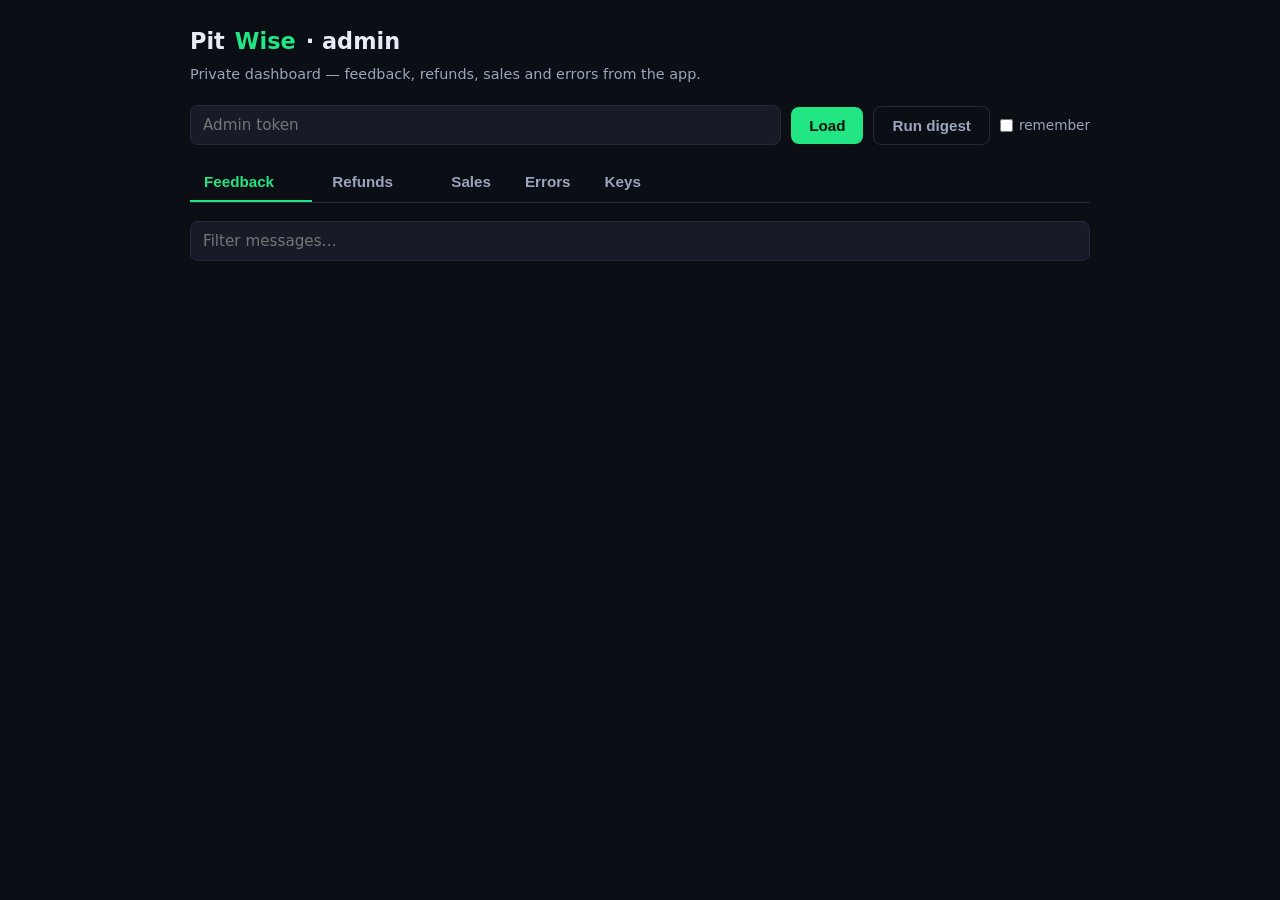
<file: pitwise/admin/index.html>
<!DOCTYPE html>
<html lang="en">
<head>
<meta charset="UTF-8">
<meta name="viewport" content="width=device-width, initial-scale=1.0">
<meta name="robots" content="noindex,nofollow">
<title>PitWise — admin</title>
<style>
  :root{--bg:#0b0e14;--card:#161b27;--line:#232a3a;--txt:#e6ebf5;--muted:#9aa6bd;--accent:#22e584;--amber:#ffcf5c;--red:#ff6b6b;--blue:#3aa0ff;}
  *{box-sizing:border-box;margin:0;padding:0}
  body{font-family:system-ui,-apple-system,"Segoe UI",Roboto,sans-serif;background:var(--bg);color:var(--txt);line-height:1.55;padding:24px}
  .wrap{max-width:900px;margin:0 auto}
  h1{font-size:1.4rem;display:flex;align-items:center;gap:10px;margin-bottom:4px}
  h1 .g{color:var(--accent)}
  .sub{color:var(--muted);font-size:.9rem;margin-bottom:20px}
  .bar{display:flex;gap:10px;flex-wrap:wrap;align-items:center;margin-bottom:18px}
  input,select,textarea{background:var(--card);border:1px solid var(--line);color:var(--txt);border-radius:8px;padding:10px 12px;font-size:.95rem;font-family:inherit}
  input#tok{flex:1;min-width:200px}
  button{background:var(--accent);color:#04140b;border:0;border-radius:8px;padding:10px 18px;font-weight:700;cursor:pointer;font-size:.95rem}
  button.ghost{background:transparent;color:var(--muted);border:1px solid var(--line)}
  button.ghost:hover{border-color:var(--muted)}
  button.danger{background:var(--red);color:#2a0707}
  button.small{padding:5px 11px;font-size:.82rem}
  .tabs{display:flex;gap:6px;border-bottom:1px solid var(--line);margin-bottom:18px;flex-wrap:wrap}
  .tabs button{background:transparent;color:var(--muted);border:0;border-bottom:2px solid transparent;border-radius:0;padding:10px 14px;font-weight:600}
  .tabs button.on{color:var(--accent);border-bottom-color:var(--accent)}
  .tabs .badge{display:inline-block;background:var(--red);color:#2a0707;border-radius:999px;padding:0 7px;font-size:.72rem;margin-left:6px;font-weight:800}
  .stat{color:var(--muted);font-size:.9rem;margin-bottom:14px}
  .stat b{color:var(--txt)}
  .card{background:var(--card);border:1px solid var(--line);border-radius:12px;padding:16px 18px;margin-bottom:12px;position:relative}
  .meta{display:flex;gap:10px;flex-wrap:wrap;color:var(--muted);font-size:.8rem;margin-bottom:8px;align-items:center}
  .meta .em{color:var(--accent)}
  .msg{white-space:pre-wrap;font-size:.98rem}
  .chip{border:1px solid var(--line);border-radius:999px;padding:2px 9px}
  .chip.sus{border-color:var(--red);color:var(--red);font-weight:700}
  .pill{border-radius:999px;padding:2px 10px;font-size:.78rem;font-weight:800;letter-spacing:.3px}
  .pill.refunded{background:rgba(34,229,132,.15);color:var(--accent)}
  .pill.pending{background:rgba(255,207,92,.15);color:var(--amber)}
  .pill.dry{background:rgba(58,160,255,.15);color:var(--blue)}
  .pill.failed{background:rgba(255,107,107,.18);color:var(--red)}
  .pill.denied,.pill.already{background:rgba(154,166,189,.15);color:var(--muted)}
  .err{color:var(--red)} .ok{color:var(--accent)} .warn{color:var(--amber)}
  .empty{color:var(--muted);text-align:center;padding:40px 0}
  .search{margin-bottom:14px;width:100%}
  .del{position:absolute;top:10px;right:12px;background:transparent;border:1px solid var(--line);color:var(--muted);border-radius:6px;padding:2px 8px;font-size:.8rem;cursor:pointer}
  .del:hover{border-color:var(--red);color:var(--red)}
  .log{font-family:ui-monospace,Consolas,monospace;font-size:.78rem;color:var(--muted);white-space:pre-wrap;margin-top:10px;border-top:1px dashed var(--line);padding-top:8px}
  .acts{display:flex;gap:8px;margin-top:12px;flex-wrap:wrap}
  .cfg{background:var(--card);border:1px solid var(--line);border-radius:12px;padding:16px 18px;margin-bottom:16px}
  .cfg .row{display:flex;gap:12px;flex-wrap:wrap;align-items:flex-end}
  .cfg label{display:block;font-size:.78rem;color:var(--muted);margin-bottom:4px}
  .cfg input{width:110px}
  .mode{font-weight:800}
  .mode.live{color:var(--red)} .mode.dry{color:var(--blue)} .mode.off{color:var(--muted)}
  .grid{display:grid;grid-template-columns:repeat(auto-fit,minmax(150px,1fr));gap:10px;margin-bottom:16px}
  .kpi{background:var(--card);border:1px solid var(--line);border-radius:12px;padding:12px 14px}
  .kpi .n{font-size:1.5rem;font-weight:800}
  .kpi .l{font-size:.76rem;color:var(--muted);text-transform:uppercase;letter-spacing:.4px}
  table{width:100%;border-collapse:collapse;font-size:.88rem}
  th,td{text-align:left;padding:8px 10px;border-bottom:1px solid var(--line)}
  th{color:var(--muted);font-weight:600;font-size:.78rem;text-transform:uppercase;letter-spacing:.4px}
  tr.refunded td{opacity:.5;text-decoration:line-through}
  .hide{display:none}
</style>
</head>
<body>
<div class="wrap">
  <h1>Pit<span class="g">Wise</span> · admin</h1>
  <p class="sub">Private dashboard — feedback, refunds, sales and errors from the app.</p>

  <div class="bar">
    <input id="tok" type="password" placeholder="Admin token" autocomplete="off">
    <button id="load">Load</button>
    <button id="digest" class="ghost" title="Run the watchdog now (dry — sends nothing)">Run digest</button>
    <label style="color:var(--muted);font-size:.85rem;display:flex;gap:6px;align-items:center"><input type="checkbox" id="remember" style="width:auto"> remember</label>
  </div>

  <div class="tabs" id="tabs">
    <button data-t="fb" class="on">Feedback <span class="badge hide" id="b-fb"></span></button>
    <button data-t="rf">Refunds <span class="badge hide" id="b-rf"></span></button>
    <button data-t="sl">Sales</button>
    <button data-t="er">Errors</button>
    <button data-t="ky">Keys</button>
  </div>

  <div id="status" class="stat"></div>

  <!-- ================= FEEDBACK ================= -->
  <div id="tab-fb">
    <div class="bar">
      <input id="search" class="search" placeholder="Filter messages…">
      <button id="purge" class="ghost hide">Delete spam</button>
    </div>
    <div id="fbList"></div>
  </div>

  <!-- ================= REFUNDS ================= -->
  <div id="tab-rf" class="hide">
    <div class="cfg">
      <div class="row">
        <div>
          <label>Mode</label>
          <select id="c-mode">
            <option value="off">off — queue only</option>
            <option value="dry">dry — simulate, no money</option>
            <option value="live">live — really refund</option>
          </select>
        </div>
        <div><label>Window (days)</label><input id="c-win" type="number" min="0" max="3650"></div>
        <div><label>Max per refund (cents)</label><input id="c-max" type="number" min="0"></div>
        <div><label>Max per 24 h</label><input id="c-cap" type="number" min="0" max="100"></div>
        <button id="c-save">Save</button>
      </div>
      <p class="stat" style="margin:12px 0 0" id="c-info"></p>
    </div>
    <div id="rfList"></div>
  </div>

  <!-- ================= SALES ================= -->
  <div id="tab-sl" class="hide">
    <div class="grid" id="slKpi"></div>
    <div id="slList"></div>
  </div>

  <!-- ================= ERRORS ================= -->
  <div id="tab-er" class="hide">
    <div class="grid" id="erKpi"></div>
    <input id="erSearch" class="search" placeholder="Filter error lines…">
    <div id="erList"></div>
  </div>

  <!-- ================= KEYS ================= -->
  <div id="tab-ky" class="hide">
    <div class="cfg">
      <div class="row">
        <div><label for="k-exp">Expires</label><input id="k-exp" type="datetime-local" style="min-width:210px"></div>
        <div><label for="k-note">Note (who is it for)</label><input id="k-note" maxlength="200"></div>
        <button id="k-new">Create key</button>
      </div>
      <p class="stat" style="margin:12px 0 0">The app checks these keys online at every start, so a new date applies from the next start. A new key can take about a minute to work.</p>
    </div>
    <div id="kyList"></div>
  </div>
</div>

<script>
  var $ = function(s){ return document.querySelector(s); };
  var D = { fb: [], rf: null, sl: null, er: [], ky: [] };
  var TAB = "fb";

  function tok(){ return $("#tok").value.trim(); }
  function esc(s){ return (s||"").toString().replace(/[&<>]/g, function(c){ return {'&':'&amp;','<':'&lt;','>':'&gt;'}[c]; }); }
  function fmtDate(ts){ try { return new Date(ts).toLocaleString(); } catch(e){ return ""; } }
  function money(c, cur){ return ((c||0)/100).toFixed(2) + " " + (cur||""); }

  async function api(path, opts){
    var sep = path.indexOf("?") >= 0 ? "&" : "?";
    var r = await fetch(path + sep + "token=" + encodeURIComponent(tok()), opts || {});
    var d = await r.json().catch(function(){ return { ok:false, error:"bad json" }; });
    return { http: r.status, d: d };
  }

  /* ---------------- FEEDBACK ---------------- */
  function isJunk(it){
    var m = (it.message||"").trim();
    return it.sus || m === "test" || /<script|onerror\s*=|<img\b|<svg\b|javascript:|document\.cookie|localStorage/i.test(m);
  }
  function renderFb(){
    var q = ($("#search").value || "").toLowerCase();
    var rows = D.fb.filter(function(it){ return !q || (it.message||"").toLowerCase().indexOf(q) >= 0 || (it.email||"").toLowerCase().indexOf(q) >= 0; });
    $("#purge").classList.toggle("hide", !D.fb.some(isJunk));
    if (!rows.length){ $("#fbList").innerHTML = '<div class="empty">No feedback' + (D.fb.length ? ' matches your filter.' : ' yet.') + '</div>'; return; }
    $("#fbList").innerHTML = rows.map(function(it){
      return '<div class="card" data-key="' + esc(it._key||'') + '">' +
        '<button class="del" title="Delete">✕</button>' +
        '<div class="meta"><span>' + fmtDate(it.ts) + '</span>' +
        (it.email ? '<span class="em">' + esc(it.email) + '</span>' : '<span>no email</span>') +
        (it.country ? '<span class="chip">' + esc(it.country) + '</span>' : '') +
        (it.ver ? '<span class="chip">v' + esc(it.ver) + '</span>' : '') +
        (it.sus ? '<span class="chip sus">⚠ attack payload</span>' : '') +
        '</div><div class="msg">' + esc(it.message) + '</div></div>';
    }).join("");
  }
  async function delFb(keys){
    if (!keys.length) return;
    for (var i = 0; i < keys.length; i += 50){
      await api("/api/feedback?keys=" + encodeURIComponent(keys.slice(i, i+50).join(",")), { method: "DELETE" });
    }
    D.fb = D.fb.filter(function(it){ return keys.indexOf(it._key) < 0; });
    renderFb(); counts();
  }

  /* ---------------- REFUNDS ---------------- */
  function renderRf(){
    var r = D.rf;
    if (!r){ $("#rfList").innerHTML = '<div class="empty">Not loaded.</div>'; return; }
    var c = r.cfg || {};
    $("#c-mode").value = c.mode || "dry";
    $("#c-win").value = c.windowDays; $("#c-max").value = c.maxCents; $("#c-cap").value = c.dailyCap;
    var procs = [];
    if (r.processors && r.processors.stripe) procs.push("Stripe");
    if (r.processors && r.processors.paypal) procs.push("PayPal");
    $("#c-info").innerHTML =
      'Mode <span class="mode ' + esc(c.mode) + '">' + esc((c.mode||"").toUpperCase()) + '</span> · ' +
      'processors: <b>' + (procs.length ? procs.join(" + ") : '<span class="err">none configured — money cannot move</span>') + '</b> · ' +
      'auto-refunded in last 24 h: <b>' + (r.refunded24h||0) + '</b>' +
      (c.mode === "live" ? ' · <span class="warn">live mode really sends money</span>' : '');

    if (!r.items || !r.items.length){ $("#rfList").innerHTML = '<div class="empty">No refund requests.</div>'; return; }
    $("#rfList").innerHTML = r.items.map(function(t){
      var act = "";
      if (t.status === "pending" || t.status === "dry" || t.status === "failed")
        act += '<button class="small" data-a="approve" data-k="' + esc(t._key) + '">Refund now</button>';
      if (t.status !== "denied")
        act += '<button class="small ghost" data-a="deny" data-k="' + esc(t._key) + '">Deny</button>';
      act += '<button class="small ghost" data-a="delete" data-k="' + esc(t._key) + '">Delete</button>';
      return '<div class="card">' +
        '<div class="meta">' +
          '<span class="pill ' + esc(t.status) + '">' + esc(t.status) + '</span>' +
          '<span>' + fmtDate(t.ts) + '</span>' +
          '<span class="em">' + esc(t.email) + '</span>' +
          (t.country ? '<span class="chip">' + esc(t.country) + '</span>' : '') +
          '<span class="chip">key ' + esc(t.key) + '</span>' +
          (t.amountCents ? '<span class="chip">' + money(t.amountCents, t.currency) + (t.processor ? ' · ' + esc(t.processor) : '') + '</span>' : '') +
        '</div>' +
        '<div class="msg">' + (t.reason ? esc(t.reason) : '<span style="color:var(--muted)">no reason given</span>') + '</div>' +
        '<div class="log">' + esc((t.log||[]).join("\n")) + '</div>' +
        '<div class="acts">' + act + '</div></div>';
    }).join("");
  }

  /* ---------------- SALES ---------------- */
  function renderSl(){
    var s = D.sl;
    if (!s || !s.items){ $("#slList").innerHTML = '<div class="empty">Nothing yet — sales only appear here after the Payhip webhook is set up.</div>'; $("#slKpi").innerHTML = ""; return; }
    var live = s.items.filter(function(x){ return !x.refundedAt; });
    var gross = live.reduce(function(a, x){ return a + (x.price||0); }, 0);
    var back = s.items.filter(function(x){ return x.refundedAt; }).reduce(function(a, x){ return a + (x.refundedCents||0); }, 0);
    var cur = (s.items[0] && s.items[0].currency) || "";
    var rate = s.count ? Math.round(s.refunded / s.count * 100) : 0;
    $("#slKpi").innerHTML =
      kpi(s.count, "sales") + kpi(money(gross, cur), "kept") +
      kpi(s.refunded, "refunded") + kpi(rate + " %", "refund rate") + kpi(money(back, cur), "given back");
    $("#slList").innerHTML = '<table><tr><th>date</th><th>email</th><th>amount</th><th>via</th><th>state</th></tr>' +
      s.items.slice(0, 300).map(function(x){
        return '<tr class="' + (x.refundedAt ? 'refunded' : '') + '"><td>' + fmtDate(x.date) + '</td><td>' + esc(x.email) + '</td>' +
          '<td>' + money(x.price, x.currency) + '</td><td>' + esc(x.paymentType||"") + '</td>' +
          '<td>' + (x.refundedAt ? 'refunded ' + esc(x.refundVia||"") : 'ok') + '</td></tr>';
      }).join("") + '</table>';
  }
  function kpi(n, l){ return '<div class="kpi"><div class="n">' + esc(n) + '</div><div class="l">' + esc(l) + '</div></div>'; }

  /* ---------------- ERRORS ---------------- */
  // stejne kategorie jako hlidac v /api/watchdog - at admin i Discord mluvi stejnou reci
  var CATS = [
    ["microphone",  /\b(mic|ptt|whisper|wavein|mic-open|mic-format|silent|empty)\b/i],
    ["antivirus",   /(antivir|defender|zasada rizeni|application control|blocked by|quarantin)/i],
    ["ai key",      /(api_key_invalid|invalid.?api.?key|401|403|quota|429|billing)/i],
    ["ai server",   /(503|502|overload|unavailable|timeout|deadline)/i],
    ["voice",       /(piper|eleven|tts|voice|speak|audio|wasapi|winmm)/i],
    ["update",      /(update|download|0xc0000142|unzip|zip|manifest)/i],
    ["telemetry",   /(shared ?memory|acpmf|rfactor|rf2|iracing|lmu|plugin|telemetr)/i],
    ["wheel",       /(rawinput|joystick|wheel|hid|bind)/i]
  ];
  function classify(s){ for (var i=0;i<CATS.length;i++) if (CATS[i][1].test(s)) return CATS[i][0]; return "other"; }
  function renderEr(){
    var q = ($("#erSearch").value || "").toLowerCase();
    var lines = [];
    D.er.forEach(function(b){
      (b.items||[]).forEach(function(it){
        var txt = (it.src ? it.src + ": " : "") + (it.msg||"");
        lines.push({ ts: b.ts, ver: b.ver, aid: b.aid, country: b.country, txt: txt, cat: classify(txt) });
      });
    });
    var cats = {}, ppl = {};
    lines.forEach(function(l){ cats[l.cat] = (cats[l.cat]||0)+1; (ppl[l.cat] = ppl[l.cat] || {})[l.aid] = 1; });
    $("#erKpi").innerHTML = Object.keys(cats).sort(function(a,b){ return cats[b]-cats[a]; })
      .map(function(c){ return kpi(cats[c] + " / " + Object.keys(ppl[c]).length, c + " · lines / people"); }).join("");
    var rows = lines.filter(function(l){ return !q || l.txt.toLowerCase().indexOf(q) >= 0 || (l.ver||"").indexOf(q) >= 0; }).slice(0, 400);
    if (!rows.length){ $("#erList").innerHTML = '<div class="empty">No errors' + (lines.length ? ' match your filter.' : ' logged.') + '</div>'; return; }
    $("#erList").innerHTML = '<table><tr><th>when</th><th>cat</th><th>ver</th><th>who</th><th>message</th></tr>' +
      rows.map(function(l){
        return '<tr><td>' + fmtDate(l.ts) + '</td><td>' + esc(l.cat) + '</td><td>' + esc(l.ver||"") + '</td>' +
          '<td>' + esc((l.aid||"").slice(0,6)) + (l.country ? " " + esc(l.country) : "") + '</td>' +
          '<td>' + esc(l.txt) + '</td></tr>';
      }).join("") + '</table>';
  }

  /* ---------------- KEYS ---------------- */
  // datetime-local chce mistni cas bez zony
  function localInput(ms){ return new Date(ms - new Date(ms).getTimezoneOffset() * 60000).toISOString().slice(0, 16); }
  function renderKy(){
    if (!D.ky.length){ $("#kyList").innerHTML = '<div class="empty">No time-limited keys yet.</div>'; return; }
    $("#kyList").innerHTML = '<table><tr><th>key</th><th>note</th><th>state</th><th>expires</th><th></th></tr>' +
      D.ky.map(function(x){
        var live = Date.now() < x.exp;
        return '<tr data-k="' + esc(x.key) + '"><td style="user-select:all;white-space:nowrap">' + esc(x.key) + '</td><td>' + esc(x.note) + '</td>' +
          '<td>' + (live ? 'active' : 'expired') + '</td>' +
          '<td><input type="datetime-local" aria-label="New expiry for ' + esc(x.key) + '" value="' + localInput(x.exp) + '"></td>' +
          '<td style="white-space:nowrap"><button class="ghost" data-a="set">Save date</button>' +
          (live ? ' <button class="ghost" data-a="now">Expire now</button>' : '') + '</td></tr>';
      }).join("") + '</table>';
  }
  async function saveKey(method, body){
    var r = await api("/api/keys", { method: method, headers: { "Content-Type": "application/json" }, body: JSON.stringify(body) });
    if (!r.d.ok) alert("Failed: " + (r.d.error || r.http));
    return r.d;
  }

  /* ---------------- spolecne ---------------- */
  function counts(){
    var nf = D.fb.filter(isJunk).length;
    setBadge("b-fb", nf);
    setBadge("b-rf", D.rf ? D.rf.pending : 0);
  }
  function setBadge(id, n){
    var el = $("#" + id);
    el.textContent = n || "";
    el.classList.toggle("hide", !n);
  }
  function showTab(t){
    TAB = t;
    ["fb","rf","sl","er","ky"].forEach(function(x){ $("#tab-" + x).classList.toggle("hide", x !== t); });
    Array.prototype.forEach.call(document.querySelectorAll(".tabs button"), function(b){ b.classList.toggle("on", b.dataset.t === t); });
  }

  async function load(){
    if (!tok()){ $("#status").innerHTML = '<span class="err">Enter your admin token.</span>'; return; }
    if ($("#remember").checked) localStorage.setItem("pw_admin_tok", tok()); else localStorage.removeItem("pw_admin_tok");
    $("#status").textContent = "Loading…";
    try {
      var res = await Promise.all([api("/api/feedback"), api("/api/refund"), api("/api/payhip-hook"), api("/api/errlog"), api("/api/keys")]);
      if (res[0].d && res[0].d.error === "unauthorized"){ $("#status").innerHTML = '<span class="err">Wrong token.</span>'; return; }
      D.fb = (res[0].d && res[0].d.items) || [];
      D.rf = res[1].d && res[1].d.ok ? res[1].d : null;
      D.sl = res[2].d && res[2].d.ok ? res[2].d : null;
      D.er = (res[3].d && res[3].d.items) || [];
      D.ky = (res[4].d && res[4].d.items) || [];
      var bits = [
        '<b>' + D.fb.length + '</b> feedback',
        '<b>' + (D.rf ? D.rf.count : 0) + '</b> refund requests' + (D.rf && D.rf.pending ? ' (<span class="warn">' + D.rf.pending + ' waiting</span>)' : ''),
        '<b>' + (D.sl ? D.sl.count : 0) + '</b> sales',
        '<b>' + D.er.length + '</b> error batches'
      ];
      $("#status").innerHTML = bits.join(" · ");
      renderFb(); renderRf(); renderSl(); renderEr(); renderKy(); counts();
    } catch(e){
      $("#status").innerHTML = '<span class="err">Could not reach the API. Is this running on Cloudflare (not GitHub Pages)?</span>';
    }
  }

  /* ---------------- udalosti ---------------- */
  $("#load").addEventListener("click", load);
  $("#tabs").addEventListener("click", function(e){ var b = e.target.closest("button[data-t]"); if (b) showTab(b.dataset.t); });
  $("#search").addEventListener("input", renderFb);
  $("#erSearch").addEventListener("input", renderEr);
  $("#tok").addEventListener("keydown", function(e){ if (e.key === "Enter") load(); });

  $("#purge").addEventListener("click", function(){
    var junk = D.fb.filter(isJunk).map(function(it){ return it._key; }).filter(Boolean);
    if (junk.length && confirm("Delete " + junk.length + " spam/attack messages?")) delFb(junk);
  });
  $("#fbList").addEventListener("click", function(e){
    var b = e.target.closest(".del"); if (!b) return;
    var key = b.closest(".card").dataset.key;
    if (key && confirm("Delete this message?")) delFb([key]);
  });

  $("#k-new").addEventListener("click", async function(){
    var exp = new Date($("#k-exp").value).getTime();
    if (!exp){ alert("Pick an expiry date first."); return; }
    var d = await saveKey("POST", { exp: exp, note: $("#k-note").value });
    // KV seznam muze par sekund zpozdit -> novy klic ukazat hned
    if (d.ok){ D.ky.unshift(d); $("#k-note").value = ""; renderKy(); }
  });
  $("#kyList").addEventListener("click", async function(e){
    var b = e.target.closest("button[data-a]"); if (!b) return;
    var tr = b.closest("tr"), it = D.ky.filter(function(x){ return x.key === tr.dataset.k; })[0];
    var exp = b.dataset.a === "now" ? Date.now() : new Date(tr.querySelector("input").value).getTime();
    if (!exp){ alert("Pick a date first."); return; }
    if (b.dataset.a === "now" && !confirm("Expire " + it.key + " now?")) return;
    if ((await saveKey("PUT", { key: it.key, exp: exp })).ok){ it.exp = exp; renderKy(); }
  });

  $("#rfList").addEventListener("click", async function(e){
    var b = e.target.closest("button[data-a]"); if (!b) return;
    var a = b.dataset.a, k = b.dataset.k;
    if (a === "approve" && !confirm("Refund this one NOW? Real money leaves your account.")) return;
    if (a === "delete" && !confirm("Delete this ticket? (does not undo a refund)")) return;
    b.disabled = true; b.textContent = "…";
    var r = await api("/api/refund?action=" + a + "&id=" + encodeURIComponent(k), { method: "PUT" });
    if (!r.d.ok) alert("Failed: " + (r.d.error || r.http));
    else if (a === "approve" && r.d.status !== "refunded") alert("Result: " + r.d.status + "\n\n" + (r.d.log||[]).slice(-3).join("\n"));
    load();
  });

  $("#c-save").addEventListener("click", async function(){
    var mode = $("#c-mode").value;
    if (mode === "live" && !confirm("LIVE mode means PitWise will send real money back on its own, without asking you.\n\nOnly switch this on once a dry run showed the payment matching is correct. Continue?")) return;
    var r = await api("/api/refund?action=config", {
      method: "PUT", headers: { "Content-Type": "application/json" },
      body: JSON.stringify({ mode: mode, windowDays: +$("#c-win").value, maxCents: +$("#c-max").value, dailyCap: +$("#c-cap").value })
    });
    if (!r.d.ok) alert("Save failed: " + (r.d.error || r.http)); else load();
  });

  $("#digest").addEventListener("click", async function(){
    var r = await api("/api/watchdog?dry=1");
    if (!r.d.ok) { alert("Watchdog: " + (r.d.error || r.http)); return; }
    var d = r.d;
    alert("Since " + d.windowFrom.slice(0,16).replace("T"," ") + ":\n\n" +
      "errors: " + d.errors + "\n" + JSON.stringify(d.byCategory) + "\n\n" +
      "feedback: " + d.feedback + "\nsales: " + d.sales + "\nrefunds waiting: " + d.refunds.pending +
      (d.newCategories.length ? "\n\nNEW ERROR TYPE: " + d.newCategories.join(", ") : "") +
      (d.spikes.length ? "\nSPIKE: " + d.spikes.join(", ") : ""));
  });

  var saved = localStorage.getItem("pw_admin_tok");
  if (saved){ $("#tok").value = saved; $("#remember").checked = true; load(); }
</script>
</body>
</html>
</file>
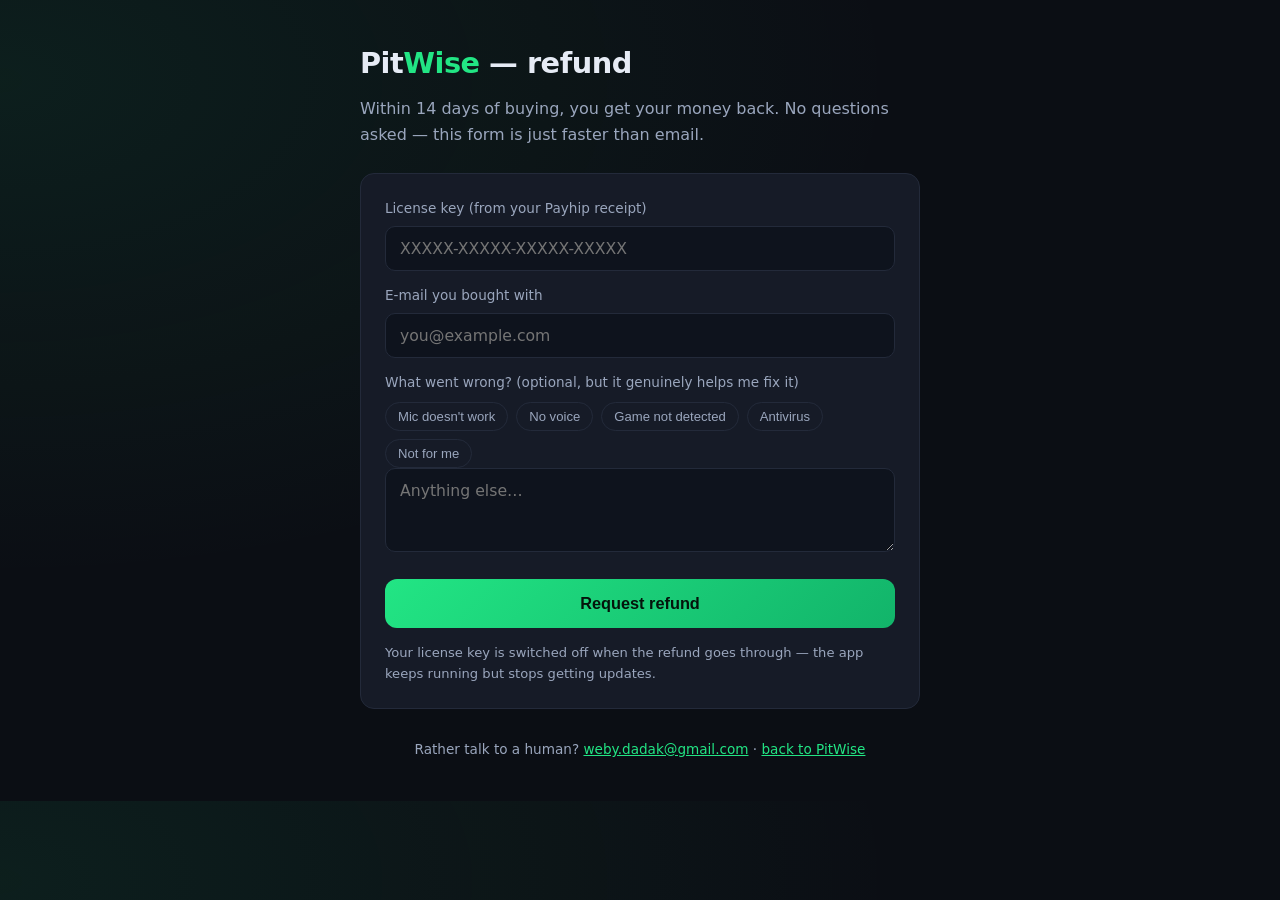
<file: pitwise/refund.html>
<!DOCTYPE html>
<html lang="en">
<head>
<meta charset="UTF-8">
<meta name="viewport" content="width=device-width, initial-scale=1.0">
<title>PitWise — Refund</title>
<meta name="description" content="Ask for your PitWise refund here. 14 days, no questions.">
<meta name="robots" content="noindex">
<link rel="icon" href='data:image/svg+xml,<svg xmlns="http://www.w3.org/2000/svg" viewBox="0 0 160 160"><rect x="2" y="2" width="156" height="156" rx="34" fill="%230e1016"/><circle cx="73" cy="94" r="10" fill="%2334e284"/></svg>'>
<style>
  :root{--bg:#0b0e14;--card:#161b27;--line:#232a3a;--txt:#e6ebf5;--muted:#9aa6bd;--accent:#22e584;--amber:#ffcf5c;--red:#ff6b6b;--radius:14px}
  *{box-sizing:border-box;margin:0;padding:0}
  body{font-family:system-ui,-apple-system,"Segoe UI",Roboto,sans-serif;background:
    radial-gradient(900px 500px at 0% 10%,rgba(34,229,132,.08),transparent),var(--bg);
    color:var(--txt);line-height:1.6;padding:40px 20px}
  .wrap{max-width:560px;margin:0 auto}
  h1{font-size:1.8rem;letter-spacing:-.5px;margin-bottom:10px}
  h1 .g{color:var(--accent)}
  .lead{color:var(--muted);margin-bottom:26px}
  form{background:var(--card);border:1px solid var(--line);border-radius:var(--radius);padding:24px}
  label{display:block;font-size:.85rem;color:var(--muted);margin:14px 0 6px}
  label:first-of-type{margin-top:0}
  input,textarea{width:100%;background:#0e131d;border:1px solid var(--line);color:var(--txt);
    border-radius:10px;padding:12px 14px;font-size:.98rem;font-family:inherit}
  input:focus,textarea:focus{outline:none;border-color:var(--accent)}
  textarea{min-height:84px;resize:vertical}
  .why{display:flex;flex-wrap:wrap;gap:8px;margin-top:8px}
  .why button{background:transparent;border:1px solid var(--line);color:var(--muted);
    border-radius:999px;padding:6px 12px;font-size:.82rem;cursor:pointer}
  .why button:hover,.why button.on{border-color:var(--accent);color:var(--accent)}
  .go{width:100%;margin-top:20px;background:linear-gradient(135deg,var(--accent),#12b46a);color:#04140b;
    border:0;border-radius:12px;padding:15px;font-weight:800;font-size:1.02rem;cursor:pointer}
  .go[disabled]{opacity:.55;cursor:default}
  .note{color:var(--muted);font-size:.82rem;margin-top:14px}
  .out{margin-top:18px;border-radius:var(--radius);padding:18px;display:none;border:1px solid var(--line)}
  .out.ok{display:block;border-color:var(--accent);background:rgba(34,229,132,.07)}
  .out.wait{display:block;border-color:var(--amber);background:rgba(255,207,92,.07)}
  .out.bad{display:block;border-color:var(--red);background:rgba(255,107,107,.07)}
  .out b{display:block;margin-bottom:6px;font-size:1.05rem}
  a{color:var(--accent)}
  footer{text-align:center;color:var(--muted);font-size:.85rem;margin-top:30px}
</style>
</head>
<body>
<div class="wrap">
  <h1>Pit<span class="g">Wise</span> — refund</h1>
  <p class="lead">Within 14 days of buying, you get your money back. No questions asked — this form is just faster than email.</p>

  <form id="f">
    <label for="key">License key (from your Payhip receipt)</label>
    <input id="key" autocomplete="off" spellcheck="false" placeholder="XXXXX-XXXXX-XXXXX-XXXXX" required>

    <label for="email">E-mail you bought with</label>
    <input id="email" type="email" autocomplete="email" placeholder="you@example.com" required>

    <label for="reason">What went wrong? (optional, but it genuinely helps me fix it)</label>
    <div class="why" id="why">
      <button type="button" data-w="The engineer does not hear me / microphone">Mic doesn't work</button>
      <button type="button" data-w="No sound / the engineer stays silent">No voice</button>
      <button type="button" data-w="My game is not detected">Game not detected</button>
      <button type="button" data-w="Antivirus blocks it">Antivirus</button>
      <button type="button" data-w="Not what I expected">Not for me</button>
    </div>
    <textarea id="reason" placeholder="Anything else…"></textarea>

    <button class="go" id="go" type="submit">Request refund</button>
    <p class="note">Your license key is switched off when the refund goes through — the app keeps running but stops getting updates.</p>
  </form>

  <div class="out" id="out"></div>

  <footer>Rather talk to a human? <a href="mailto:weby.dadak@gmail.com">weby.dadak@gmail.com</a> · <a href="/">back to PitWise</a></footer>
</div>

<script>
  var $ = function(s){ return document.querySelector(s); };

  // rychle duvody: klik prida vetu do textarea (a zvyrazni se), dalsi klik ji odebere
  $("#why").addEventListener("click", function(e){
    var b = e.target.closest("button"); if (!b) return;
    var ta = $("#reason"), w = b.dataset.w;
    if (b.classList.contains("on")) {
      b.classList.remove("on");
      ta.value = ta.value.replace(w + ". ", "").replace(w, "").trim();
    } else {
      b.classList.add("on");
      ta.value = (ta.value ? ta.value.trim() + " " : "") + w + ". ";
    }
  });

  function show(cls, title, text){
    var o = $("#out");
    o.className = "out " + cls;
    o.innerHTML = "<b></b><span></span>";
    o.querySelector("b").textContent = title;
    o.querySelector("span").textContent = text;
  }

  $("#f").addEventListener("submit", async function(e){
    e.preventDefault();
    var btn = $("#go");
    btn.disabled = true; btn.textContent = "Working…";
    try {
      var r = await fetch("/api/refund", {
        method: "POST",
        headers: { "Content-Type": "application/json" },
        body: JSON.stringify({
          key: $("#key").value.trim(),
          email: $("#email").value.trim(),
          reason: $("#reason").value.trim()
        })
      });
      var d = await r.json();
      if (d.status === "refunded")            show("ok",   "Refunded.", d.message);
      else if (d.status === "already_refunded") show("ok", "Already refunded.", d.message);
      else if (d.ok)                          show("wait", "Request received.", d.message);
      else if (r.status === 429)              show("bad",  "Too many requests.", "Try again tomorrow, or just email me.");
      else                                    show("bad",  "That didn't work.", d.error || "Please email weby.dadak@gmail.com and I'll sort it out by hand.");
    } catch (err) {
      show("bad", "Could not reach the server.", "Please email weby.dadak@gmail.com and I'll sort it out by hand.");
    }
    btn.disabled = false; btn.textContent = "Request refund";
  });
</script>
</body>
</html>
</file>
